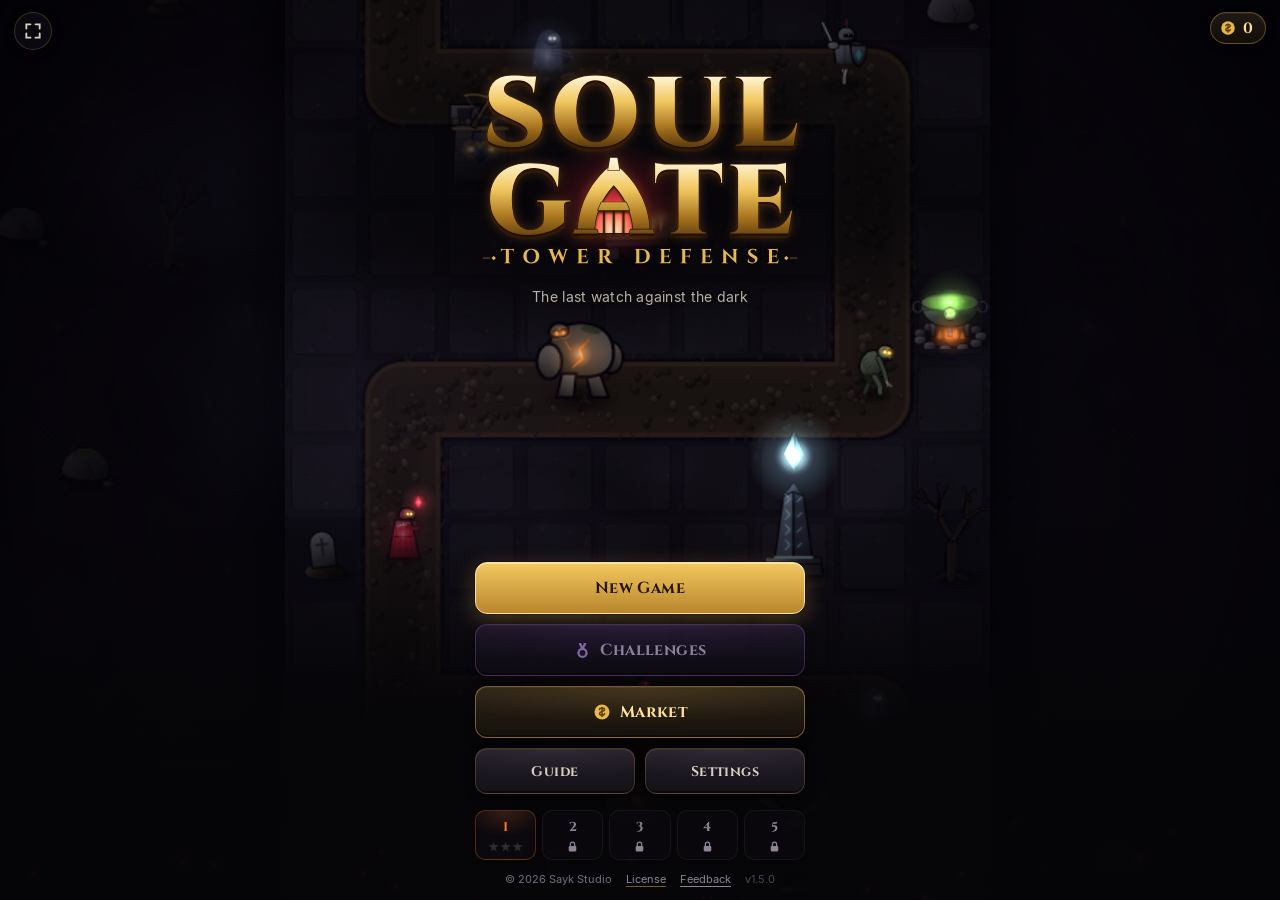
<file: index.html>
<!doctype html>
<html lang="tr">
<head>
  <meta charset="utf-8">
  <meta name="viewport" content="width=device-width, initial-scale=1, viewport-fit=cover, user-scalable=no">
  <meta name="theme-color" content="#050407">
  <meta name="color-scheme" content="dark">
  <meta name="description" content="Soulgate: Tower Defense — a dark fantasy tower defense game. Build, upgrade and master your towers; hold the castle through thirty waves. / Karanlık fantastik bir kule savunma oyunu.">
  <meta name="author" content="Sayk Studio">
  <meta name="mobile-web-app-capable" content="yes">
  <meta name="apple-mobile-web-app-capable" content="yes">
  <meta name="apple-mobile-web-app-status-bar-style" content="black-translucent">
  <meta name="apple-mobile-web-app-title" content="Soulgate">
  <title>Soulgate: Tower Defense</title>

  <link rel="manifest" href="manifest.webmanifest">
  <link rel="icon" href="icons/icon.svg" type="image/svg+xml">
  <link rel="apple-touch-icon" href="icons/apple-touch-icon.png">

  <!-- Yazı tipleri oyunla birlikte gelir: internet olmadan da aynı görünür -->
  <link rel="preload" href="fonts/cinzel.woff" as="font" type="font/woff" crossorigin>
  <link rel="stylesheet" href="fonts/fonts.css">
  <link rel="stylesheet" href="style.css">

  <!-- Açılış ekranı ve yatay uyarısı: style.css yüklenmeden de görünsün diye burada -->
  <style>
    .boot {
      position: fixed;
      inset: 0;
      z-index: 200;
      display: flex;
      flex-direction: column;
      align-items: center;
      justify-content: center;
      gap: 18px;
      background: radial-gradient(circle at 50% 42%, #1a1018, #050407 70%);
      color: #e8b84a;
      font-family: Cinzel, Georgia, 'Times New Roman', serif;
      transition: opacity 0.6s ease;
    }
    .boot.gone {
      opacity: 0;
      pointer-events: none;
    }
    .boot-logo {
      display: block;
      width: min(72vw, 300px, 44vh);
      height: auto;
    }
    .boot-ember {
      width: 46px;
      height: 46px;
      border-radius: 50%;
      border: 3px solid rgba(255, 122, 47, 0.15);
      border-top-color: #ff7a2f;
      animation: boot-spin 0.9s linear infinite;
    }
    @keyframes boot-spin {
      to { transform: rotate(360deg); }
    }
    .boot noscript,
    .boot-note {
      max-width: 30ch;
      font: 500 14px/1.5 system-ui, sans-serif;
      color: #d9cfbf;
      text-align: center;
    }
    .rotate-hint {
      position: fixed;
      inset: 0;
      z-index: 300;
      display: none;
      align-items: center;
      justify-content: center;
      padding: 24px;
      background: #050407;
      color: #d9cfbf;
      font: 600 16px/1.5 system-ui, sans-serif;
      text-align: center;
    }
    /* yalnızca dokunmatik telefonda: bilgisayarda her pencere boyutunda oyun açılır */
    @media (orientation: landscape) and (max-height: 520px) and (hover: none) and (pointer: coarse) {
      .rotate-hint {
        display: flex;
      }
    }
  </style>
</head>
<body>
  <canvas id="game" aria-label="Oyun alanı"></canvas>
  <div id="ui"></div>
  <div id="menu"></div>

  <div id="boot" class="boot" aria-live="polite">
    <img class="boot-logo" src="icons/logo.svg" alt="Soulgate: Tower Defense" width="660" height="412">
    <div class="boot-ember" aria-hidden="true"></div>
    <noscript>Soulgate'i oynamak için tarayıcında JavaScript'i aç. / Turn on JavaScript in your browser to play Soulgate.</noscript>
  </div>
  <div class="rotate-hint">Soulgate dikey ekranda oynanır. Telefonunu dik tut.</div>

  <script type="module" src="js/main.js"></script>
</body>
</html>
</file>
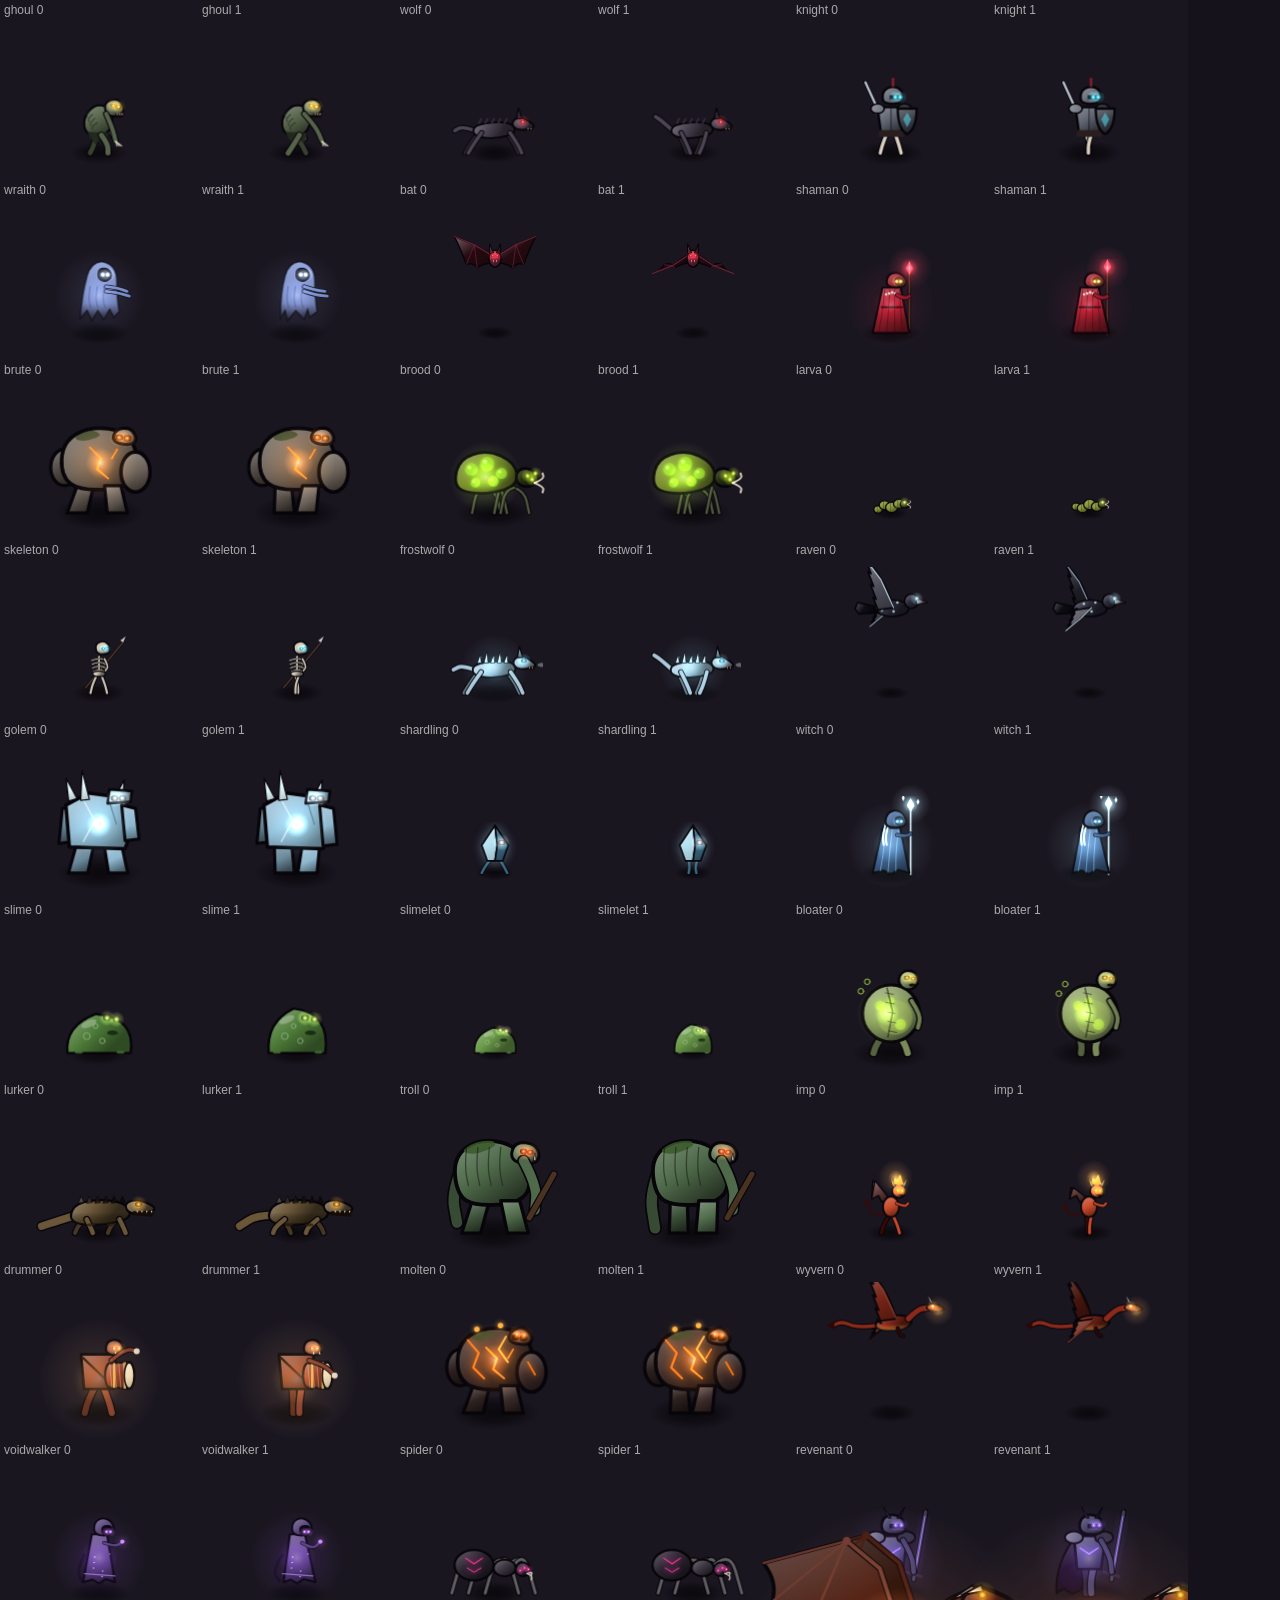
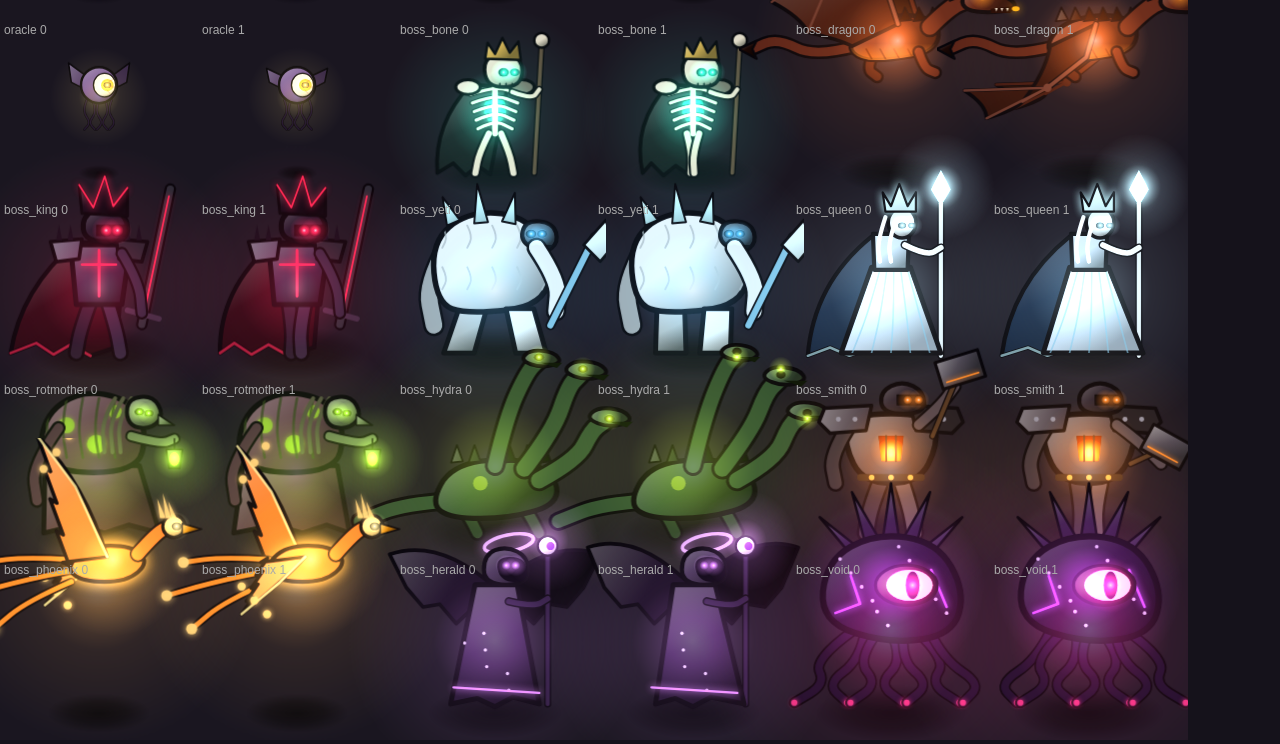
<file: dev/enemy-sheet.html>
<!doctype html><meta charset="utf-8"><body style="margin:0;background:#15121b">
<canvas id="c"></canvas>
<script type="module">
import * as S from '../js/sprites.js';
import { ENEMIES } from '../js/config.js';
const px = 90; S.setScale(px);
const list = (new URLSearchParams(location.search).get('e') || Object.keys(ENEMIES).join(',')).split(',');
const cols = 6, cw = px * 2.2, ch = px * 2.0;
const c = document.getElementById('c'); c.width = cols * cw; c.height = Math.ceil(list.length * 2 / cols) * ch;
const g = c.getContext('2d');
g.fillStyle = '#1a1620'; g.fillRect(0, 0, c.width, c.height);
let i = 0;
for (const type of list) {
  const sp = S.enemySprite(type);
  for (let f = 0; f < 2; f++, i++) {
    const col = i % cols, row = Math.floor(i / cols);
    const ax = col * cw + cw / 2, ay = row * ch + ch * 0.85;
    const lift = sp.fly * px;
    g.drawImage(S.shadowSprite(), ax - sp.shadowR * px, ay - sp.shadowR * px * 0.38, sp.shadowR * px * 2, sp.shadowR * px * 0.76);
    const fr = sp.frames[f];
    g.drawImage(fr.c, ax - fr.ox * px, ay - lift - fr.oy * px);
    g.globalCompositeOperation = 'lighter';
    if (sp.aura) { const r = sp.aura.r * px; g.globalAlpha = 0.3; g.drawImage(S.glowSprite(sp.aura.color), ax - r, ay - lift - sp.height*px*0.45 - r, r*2, r*2); g.globalAlpha = 1; }
    for (const l of sp.lights) { const r = l.r * px; g.globalAlpha = 0.55; g.drawImage(S.glowSprite(l.color), ax + l.x*px - r, ay - lift + l.y*px - r, r*2, r*2); g.globalAlpha = 1; }
    for (const [ex, ey] of sp.eyes) { const r = sp.eyeR * px * 3; g.drawImage(S.glowSprite(sp.eyeColor), ax + ex*px - r, ay - lift + ey*px - r, r*2, r*2); }
    g.globalCompositeOperation = 'source-over';
    g.fillStyle = '#aaa'; g.font = '12px sans-serif'; g.fillText(`${type} ${f}`, col*cw + 4, row*ch + 14);
  }
}
document.title = 'done';
</script>
</file>
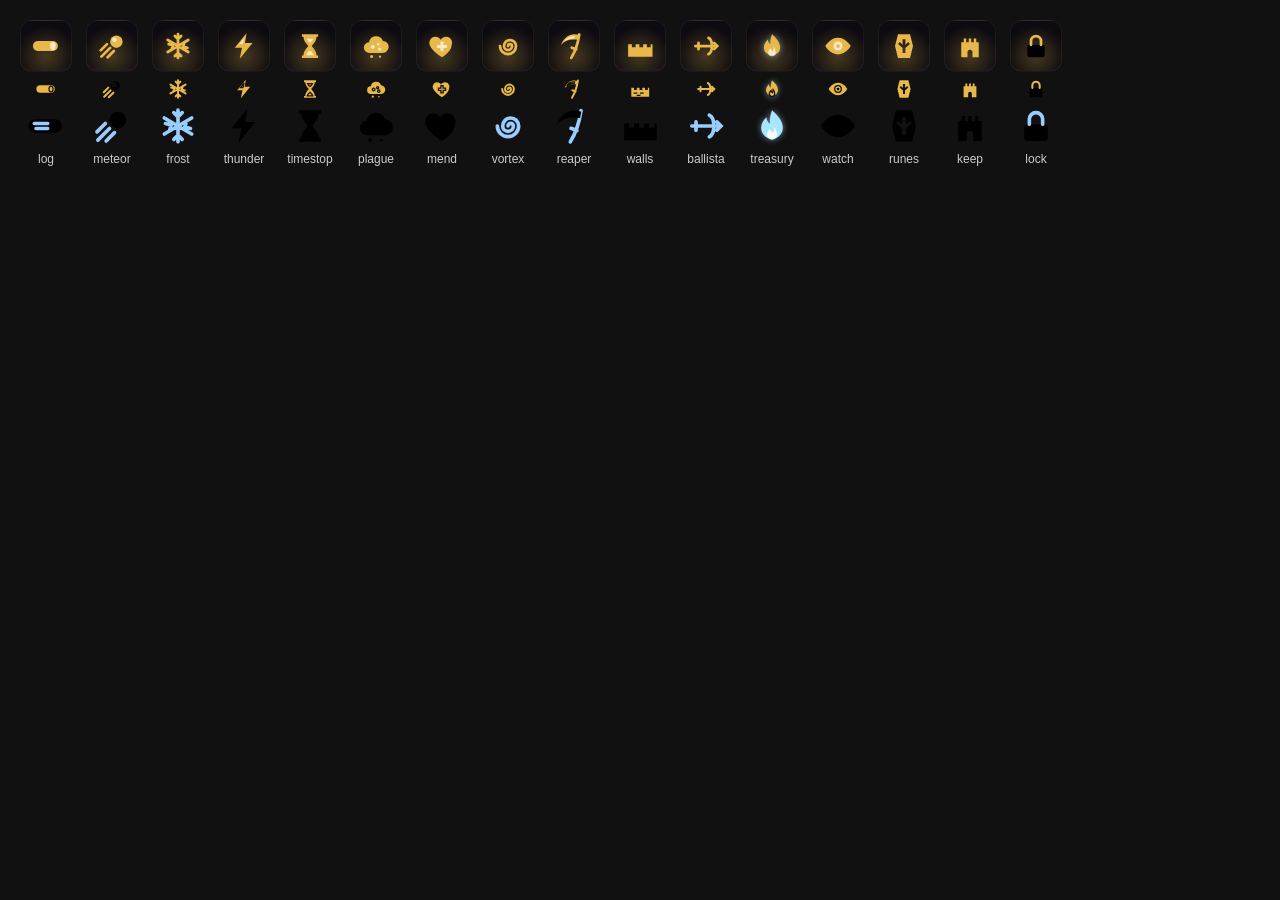
<file: dev/icons.html>
<!doctype html><html><head><link rel="stylesheet" href="../style.css"><style>body{overflow:auto;background:#111;padding:20px;display:flex;flex-wrap:wrap;gap:14px} .cell{display:flex;flex-direction:column;align-items:center;gap:6px;color:#ccc;font:12px sans-serif} .shop-icon{display:grid;place-items:center}</style></head><body>
<script type="module">
import { ICON } from '../js/icons.js';
for (const k of ['log','meteor','frost','thunder','timestop','plague','mend','vortex','reaper','walls','ballista','treasury','watch','runes','keep','lock']) {
  document.body.insertAdjacentHTML('beforeend', `<div class="cell"><span class="shop-icon skill-icon" style="--tower:#e8b84a;color:#e8b84a">${ICON[k]}</span><span class="keep-up-icon">${ICON[k]}</span><span class="orb-demo" style="width:40px;height:40px;color:#9cf">${ICON[k]}</span>${k}</div>`);
}
document.title='done';
</script></body></html>
</file>
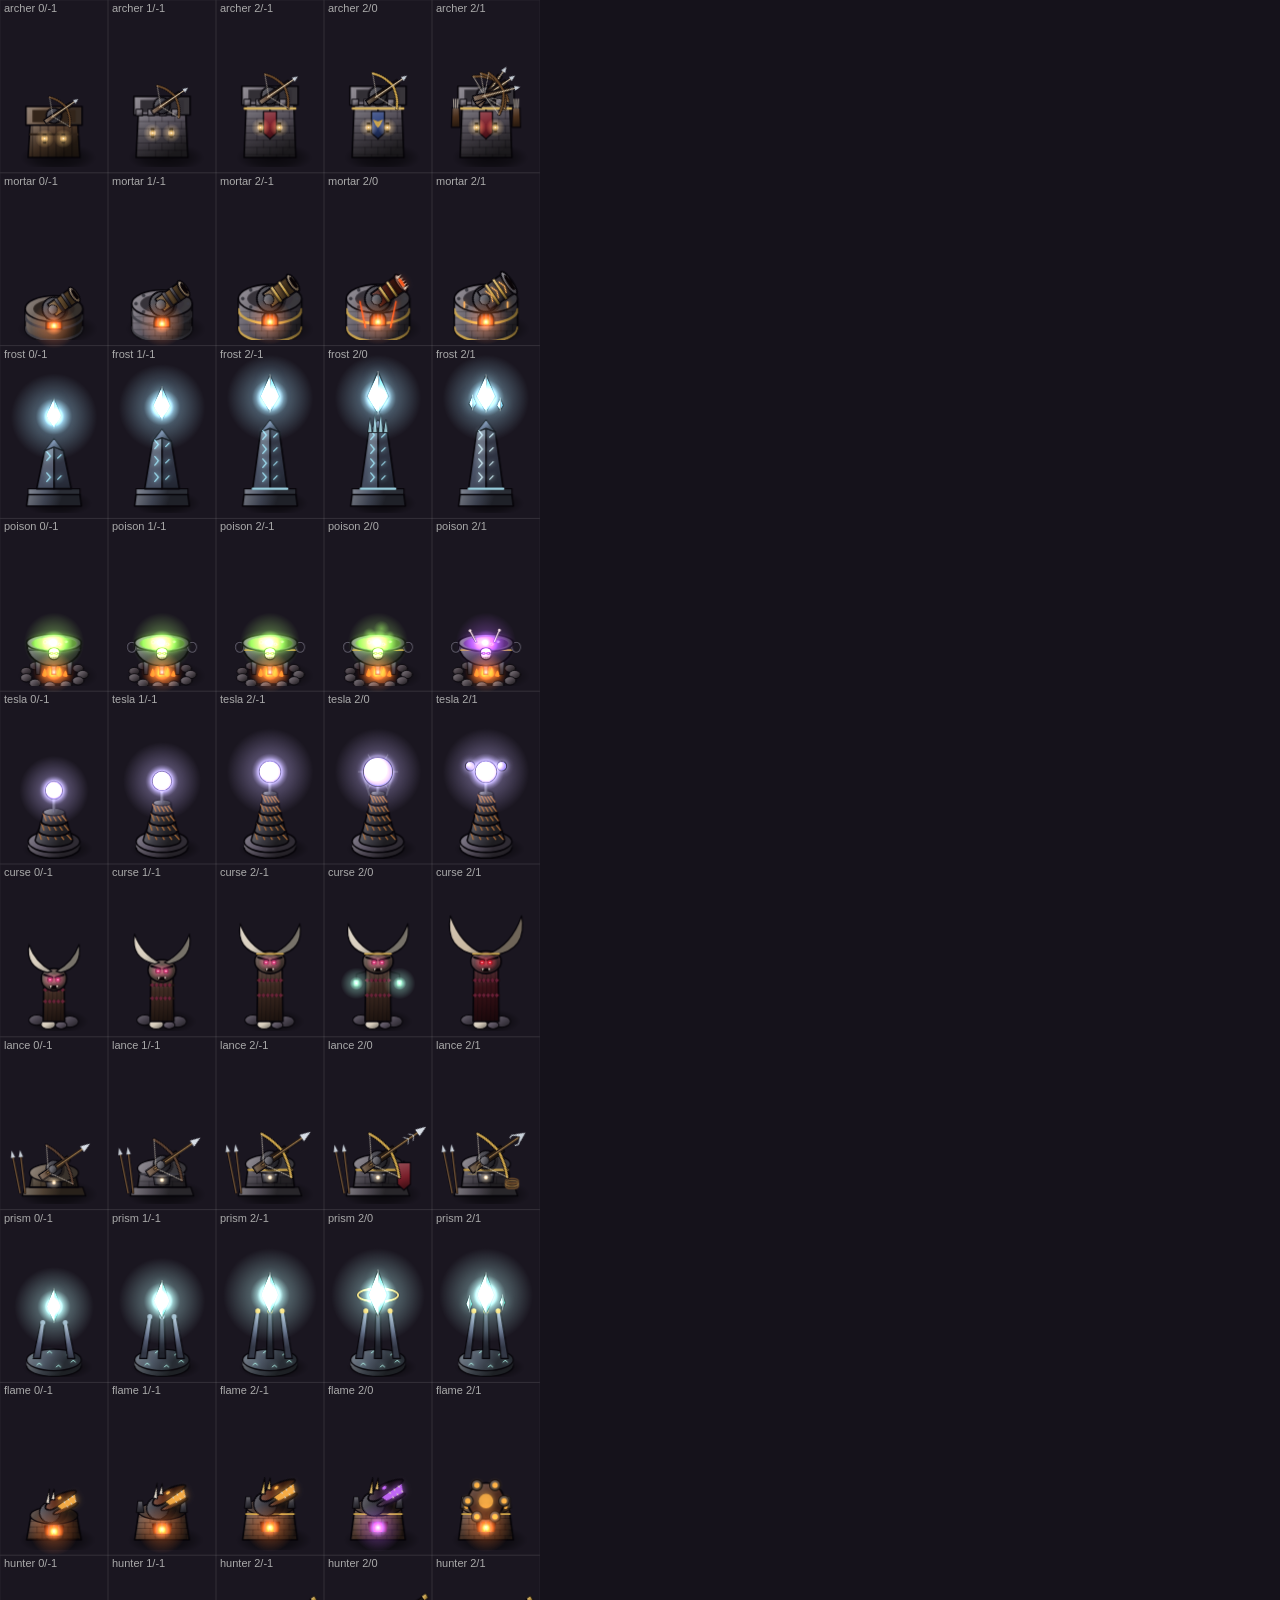
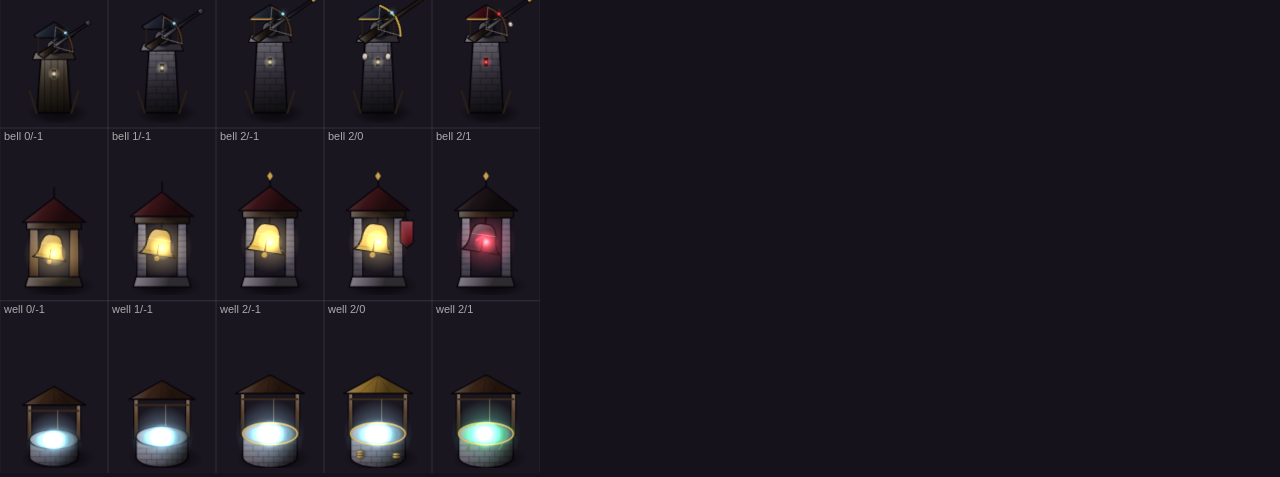
<file: dev/tower-sheet.html>
<!doctype html><meta charset="utf-8"><body style="margin:0;background:#15121b">
<canvas id="c"></canvas>
<script type="module">
import * as S from '../js/sprites.js';
import { TOWERS, TOWER_ORDER } from '../js/config.js';
const px = 72; S.setScale(px);
const types = (new URLSearchParams(location.search).get('t') || TOWER_ORDER.join(',')).split(',');
const cols = 5, cw = px * 1.5, ch = px * 2.4;
const c = document.getElementById('c'); c.width = cols * cw; c.height = types.length * ch;
const g = c.getContext('2d');
g.fillStyle = '#1a1620'; g.fillRect(0, 0, c.width, c.height);
types.forEach((type, row) => {
  const def = TOWERS[type]; const last = def.levels.length - 1;
  const vars = [[0,-1],[1,-1],[2,-1],[last,0],[last,1]];
  vars.forEach(([lv, m], col) => {
    const sp = S.towerSprite(type, lv, m);
    const ax = col * cw + cw / 2, ay = row * ch + ch * 0.82;
    g.strokeStyle = 'rgba(255,255,255,0.06)'; g.strokeRect(col*cw, row*ch, cw, ch);
    const draw = (surf, x, y, rot=0) => { g.save(); g.translate(x, y); g.rotate(rot); g.drawImage(surf.c, -surf.ox*px, -surf.oy*px); g.restore(); };
    draw(sp.base, ax, ay);
    if (sp.head) draw(sp.head, ax, ay + sp.headY * px, sp.aim ? -0.6 : (sp.swing ? 0.15 : 0));
    g.globalCompositeOperation = 'lighter';
    for (const l of sp.lights) { const r = l.r * px; g.drawImage(S.glowSprite(l.color), ax + l.x*px - r, ay + l.y*px - r, r*2, r*2); }
    for (const [ex, ey] of sp.eyes) { const oy = sp.eyesOnHead ? sp.headY : 0; const r = sp.eyeR * px * 2.6; g.drawImage(S.glowSprite(sp.eyeColor), ax + ex*px - r, ay + (ey+oy)*px - r, r*2, r*2); }
    g.globalCompositeOperation = 'source-over';
    g.fillStyle = '#aaa'; g.font = '11px sans-serif'; g.fillText(`${type} ${lv}/${m}`, col*cw + 4, row*ch + 12);
  });
});
document.title = 'done';
</script>
</file>
<file: fonts/fonts.css>
/* ==========================================================================
 *  SOULGATE — fonts/fonts.css
 *  Sorumluluk : Yazı tiplerini oyunla birlikte, internetsiz yüklemek.
 *  Cinzel (başlık ve sayılar, değişken ağırlık 400–900) ve Inter (metin,
 *  400/500/600/700). Türkçe ve oyunda geçen simgelerle sınırlı alt kümeler.
 *  Inter ekran için ayarlanmış (hinted) TrueType'tır: Windows'ta küçük
 *  boyutlarda da keskin. Yeniden üretmek için tools/make-fonts.py.
 *  Lisans: SIL Open Font License 1.1 (OFL-Cinzel.txt, OFL-Inter.txt).
 * ========================================================================== */

@font-face {
  font-family: 'Cinzel';
  font-style: normal;
  font-weight: 400 900;
  font-display: swap;
  src: url('cinzel.woff') format('woff');
}

@font-face {
  font-family: 'Inter';
  font-style: normal;
  font-weight: 400;
  font-display: swap;
  src: url('inter-400.woff') format('woff');
}

@font-face {
  font-family: 'Inter';
  font-style: normal;
  font-weight: 500;
  font-display: swap;
  src: url('inter-500.woff') format('woff');
}

@font-face {
  font-family: 'Inter';
  font-style: normal;
  font-weight: 600;
  font-display: swap;
  src: url('inter-600.woff') format('woff');
}

@font-face {
  font-family: 'Inter';
  font-style: normal;
  font-weight: 700;
  font-display: swap;
  src: url('inter-700.woff') format('woff');
}
</file>
<file: style.css>
/* ==========================================================================
 *  SOULGATE — style.css
 *  Sorumluluk : Bütün DOM arayüzünün görünümü — temel, oyun içi arayüz
 *               (ui.js), onay penceresi (modal.js) ve menüler (menu.js).
 *
 *  Malzeme dili: dövme demir levhalar, altın yaldız kenarlar, mühür balmumu,
 *  mangal közü. Tek cesur öğe dalga düğmesidir (yanan fitil); gerisi sakin.
 *  Yazı: başlık ve sayılar Cinzel (serif), metin Inter (sans-serif);
 *  çevrimdışıyken sistem yedeklerine düşer.
 * ========================================================================== */

/* --------------------------------------------------------------------------
 * 1. TEMEL
 * ------------------------------------------------------------------------ */
:root {
  --void: #050407;
  --bg: #0b090f;
  --iron: #16131b;
  --iron-2: #1f1a25;
  --iron-3: #2b2433;
  --line: rgba(232, 184, 74, 0.22);
  --line-strong: rgba(232, 184, 74, 0.5);
  --gold: #e8b84a;
  --gold-hi: #ffe29a;
  --gold-dim: #8a6a28;
  --ember: #ff7a2f;
  --blood: #b3122e;
  --blood-hi: #ff3b4e;
  --bone: #d9cfbf;
  --text: #ece4d6;
  --text-dim: #8e8496;
  --good: #a9d47a;
  --soul: #a8e6ff;     /* ruh: oyun içi para */
  --soul-deep: #3d6f8a;

  --serif: 'Cinzel', 'Trajan Pro', Georgia, 'Times New Roman', serif;
  --sans: 'Inter', system-ui, -apple-system, 'Segoe UI', Roboto, sans-serif;

  --safe-t: env(safe-area-inset-top, 0px);
  --safe-b: env(safe-area-inset-bottom, 0px);
  --safe-l: env(safe-area-inset-left, 0px);
  --safe-r: env(safe-area-inset-right, 0px);

  --ms: 220ms;
  --ease-out: cubic-bezier(0.2, 0.8, 0.2, 1);
  --ease-back: cubic-bezier(0.34, 1.56, 0.64, 1);

  /* SAHNE: oyunun arayüzü bu genişlikte, ekranın ortasında durur.
     Telefonda ekranın tamamıdır; geniş ekranda (bilgisayar, yatay tablet)
     aşağıdaki kural onu haritanın boyuna göre daraltır. --side, sahnenin
     iki yanında kalan boşluktur (telefonda 0). */
  --stage-w: 100vw;
  --side: calc((100vw - var(--stage-w)) / 2);
}

/* Geniş ekran: sahne ekran yüksekliğinden hesaplanır. Harita 9 × 16 hücre
   (≈ 0.54 en/boy) + üstteki bilgi şeridi ve alttaki kule barı (≈ 150px) sığsın,
   haritanın iki yanında az bir pay kalsın. Kule barı en az 390px ister. */
@media (min-aspect-ratio: 7/10) {
  :root {
    --stage-w: min(100vw, clamp(390px, calc((100vh - 150px) * 0.56 + 36px), 760px));
  }

  @supports (height: 100dvh) {
    :root {
      --stage-w: min(100vw, clamp(390px, calc((100dvh - 150px) * 0.56 + 36px), 760px));
    }
  }
}

* {
  box-sizing: border-box;
}

html,
body {
  margin: 0;
  height: 100%;
  overflow: hidden;
  background: var(--void);
  color: var(--text);
  font-family: var(--sans);
  font-size: 14px;
  overscroll-behavior: none;
  -webkit-tap-highlight-color: transparent;
  -webkit-user-select: none;
  user-select: none;
  -webkit-touch-callout: none;
  -webkit-text-size-adjust: 100%;
}

/* Tuval her zaman bütün ekranı kaplar: geniş ekranda sahnenin iki yanında da
   bölümün havası (kor, kar, zerre) ve karanlığı görünür. */
#game {
  position: fixed;
  inset: 0;
  width: 100vw;
  height: 100vh;
  height: 100dvh;
  display: block;
  touch-action: none;
}

button {
  font: inherit;
  color: inherit;
  cursor: pointer;
  touch-action: manipulation;
}

button:disabled {
  cursor: default;
}

button:focus-visible,
[tabindex]:focus-visible {
  outline: 2px solid var(--gold);
  outline-offset: 2px;
}

[hidden] {
  display: none !important;
}

svg {
  display: block;
}

/* Paylaşılan simge boyaları */
.i-line {
  fill: none;
  stroke: currentColor;
  stroke-width: 2.2;
  stroke-linecap: round;
}

/* ruh (oyun içi) ve altın (kalıcı) — her yerde aynı görünür */
svg.ico-soul path {
  fill: var(--soul);
}

svg.ico-soul .i-hi {
  fill: #f2fcff;
}

svg.ico-soul {
  filter: drop-shadow(0 0 3px rgba(168, 230, 255, 0.55));
}

svg.ico-coin circle {
  fill: var(--gold);
}

svg.ico-coin .i-hi {
  fill: none;
  stroke: #5a3d0c;
  stroke-width: 1.8;
  stroke-linecap: round;
}

/* --------------------------------------------------------------------------
 * 2. DÜĞMELER
 * ------------------------------------------------------------------------ */
.btn {
  display: inline-flex;
  align-items: center;
  justify-content: center;
  gap: 6px;
  min-height: 44px;
  padding: 0 16px;
  border-radius: 10px;
  border: 1px solid var(--line);
  background: linear-gradient(180deg, var(--iron-3), var(--iron));
  color: var(--bone);
  font-weight: 700;
  font-size: 14px;
  box-shadow: inset 0 1px 0 rgba(255, 255, 255, 0.05), 0 2px 6px rgba(0, 0, 0, 0.45);
  transition: transform 0.12s var(--ease-out), filter 0.2s;
}

.btn:active:not(:disabled) {
  transform: translateY(1px) scale(0.985);
}

.btn svg {
  width: 16px;
  height: 16px;
}

.btn svg circle {
  fill: var(--gold);
}

.btn svg .i-hi {
  fill: none;
  stroke: #5a3d0c;
  stroke-width: 1.8;
  stroke-linecap: round;
}

.btn-primary {
  background: linear-gradient(180deg, #f2c860, #b9862c);
  border-color: #ffe29a;
  color: #241605;
  box-shadow: 0 0 0 1px rgba(0, 0, 0, 0.4), 0 4px 14px rgba(232, 184, 74, 0.25), inset 0 1px 0 rgba(255, 255, 255, 0.4);
}

.btn-primary svg circle {
  fill: #3a2408;
}

.btn-primary svg .i-hi {
  stroke: #f2c860;
}

.btn-danger {
  background: linear-gradient(180deg, #d4243f, #7f0a1d);
  border-color: #ff6b7d;
  color: #fff1f2;
  box-shadow: 0 0 0 1px rgba(0, 0, 0, 0.4), 0 4px 14px rgba(179, 18, 46, 0.35), inset 0 1px 0 rgba(255, 255, 255, 0.2);
}

.btn-ghost {
  background: transparent;
  box-shadow: none;
}

.btn.poor,
.mastery-card.poor {
  filter: grayscale(0.75) brightness(0.7);
}

/* --------------------------------------------------------------------------
 * 3. OYUN İÇİ ARAYÜZ (ui.js)
 * ------------------------------------------------------------------------ */
.ui {
  position: fixed;
  /* sahnenin içinde: geniş ekranda iki yanda boşluk kalır (render.js haritayı
     HUD'un genişliğine sığdırır; ui.js ölçüp state.view.inset'e yazar) */
  inset: 0 var(--side);
  z-index: 10;
  pointer-events: none;
}

.ui .hud,
.ui .dock,
.ui .panel {
  pointer-events: auto;
}

/* — HUD: üstte demir şerit, altında yaldız çizgi ve ortada küçük bir elmas — */
.hud {
  position: absolute;
  top: 0;
  left: 0;
  right: 0;
  display: grid;
  grid-template-columns: 1fr auto 1fr;
  align-items: center;
  gap: 8px;
  padding: calc(var(--safe-t) + 8px) max(12px, var(--safe-r)) 9px max(12px, var(--safe-l));
  background: linear-gradient(180deg, rgba(9, 7, 12, 0.97), rgba(17, 14, 21, 0.94));
  border-bottom: 1px solid var(--line);
  box-shadow: 0 6px 18px rgba(0, 0, 0, 0.55);
}

.hud::after {
  content: '';
  position: absolute;
  left: 50%;
  bottom: -5px;
  width: 9px;
  height: 9px;
  margin-left: -4.5px;
  transform: rotate(45deg);
  background: var(--bg);
  border: 1px solid var(--line-strong);
}

.hud-left {
  display: flex;
  flex-direction: column;
  align-items: flex-start;
  gap: 4px;
}

.stat {
  display: flex;
  align-items: center;
  gap: 6px;
  font-family: var(--serif);
  font-weight: 700;
  font-size: 16px;
  line-height: 1;
  color: var(--bone);
  font-variant-numeric: tabular-nums;
}

.stat svg {
  width: 16px;
  height: 16px;
  flex: none;
}

.stat-lives svg {
  fill: var(--blood-hi);
  filter: drop-shadow(0 0 4px rgba(255, 59, 78, 0.55));
}

.stat-souls b {
  color: #dff6ff;
}

.stat-souls.gain b {
  animation: gain 0.45s var(--ease-out);
}

.stat-souls.spend b {
  animation: spend 0.35s var(--ease-out);
}

.stat-lives.hit {
  animation: hit 0.4s ease;
}

.stat-lives.low b {
  color: var(--blood-hi);
  animation: lowpulse 1s ease-in-out infinite;
}

.hud-center {
  min-width: 0;
  text-align: center;
}

.wave-count {
  display: flex;
  align-items: baseline;
  justify-content: center;
  gap: 5px;
  font-family: var(--serif);
}

.wave-count small {
  font-size: 11px;
  color: var(--text-dim);
}

.wave-count b {
  font-size: 25px;
  line-height: 1;
  color: var(--gold);
  text-shadow: 0 0 12px rgba(232, 184, 74, 0.35);
}

.wave-count span {
  font-size: 12px;
  color: var(--text-dim);
}

.wave-sub {
  max-width: calc(var(--stage-w) * 0.48);
  margin-top: 3px;
  font-size: 11px;
  font-weight: 600;
  white-space: nowrap;
  overflow: hidden;
  text-overflow: ellipsis;
}

.hud-right {
  display: flex;
  justify-content: flex-end;
  gap: 8px;
}

.hud-btn {
  display: grid;
  place-items: center;
  width: 42px;
  height: 42px;
  border-radius: 11px;
  border: 1px solid var(--line);
  background: linear-gradient(180deg, var(--iron-3), var(--iron));
  font-family: var(--serif);
  font-weight: 700;
  font-size: 14px;
  color: var(--bone);
  box-shadow: inset 0 1px 0 rgba(255, 255, 255, 0.06), 0 2px 6px rgba(0, 0, 0, 0.5);
  transition: transform 0.12s var(--ease-out), color 0.2s, border-color 0.2s;
}

.hud-btn:active {
  transform: translateY(1px) scale(0.96);
}

.hud-btn svg {
  width: 18px;
  height: 18px;
  fill: var(--bone);
}

.hud-btn.fast {
  color: var(--ember);
  border-color: rgba(255, 122, 47, 0.55);
  box-shadow: inset 0 1px 0 rgba(255, 255, 255, 0.06), 0 0 12px rgba(255, 122, 47, 0.25);
}

/* 0×: zaman durdu — buz mavisi, yavaşça nefes alır */
.hud-btn.stopped {
  color: var(--soul);
  border-color: rgba(168, 230, 255, 0.6);
  animation: frozenPulse 1.8s ease-in-out infinite;
}

/* — Boss barı — */
.bossbar {
  position: absolute;
  top: calc(var(--hud-h, 64px) + 8px);
  left: 14px;
  right: 14px;
  pointer-events: none;
  animation: bossIn 0.5s var(--ease-out);
}

.bossbar-head {
  display: flex;
  align-items: center;
  justify-content: center;
  gap: 6px;
  font-family: var(--serif);
  font-weight: 700;
  font-size: 13px;
  color: #ffb3bb;
  text-shadow: 0 0 10px rgba(255, 59, 78, 0.6), 0 1px 2px #000;
}

.bossbar-head svg {
  width: 16px;
  height: 16px;
  fill: var(--blood-hi);
}

.bossbar-head em {
  padding: 1px 7px;
  border-radius: 999px;
  border: 1px solid rgba(201, 187, 255, 0.6);
  background: rgba(125, 107, 224, 0.25);
  color: #e3dcff;
  font: 600 10px/1.4 var(--sans);
  font-style: normal;
  text-shadow: none;
}

.bossbar-track {
  position: relative;
  height: 9px;
  margin-top: 4px;
  overflow: hidden;
  border-radius: 2px;
  background: #14070a;
  border: 1px solid rgba(232, 184, 74, 0.45);
  box-shadow: 0 0 14px rgba(179, 18, 46, 0.4);
}

.bossbar-lag,
.bossbar-fill {
  position: absolute;
  inset: 0;
  transform-origin: left center;
}

.bossbar-lag {
  background: var(--gold-hi);
  opacity: 0.75;
}

.bossbar-fill {
  background: linear-gradient(180deg, #ff4a5e, #a00f27 60%, #6d0819);
}

.bossbar.shielded .bossbar-fill {
  background: linear-gradient(180deg, #d6c8ff, #6b4fd0);
}

/* — Dalga afişi: oyunun sinematik anı — */
.banner {
  position: absolute;
  top: 33%;
  left: 0;
  right: 0;
  padding: 0 24px;
  text-align: center;
  pointer-events: none;
  opacity: 0;
  transform: scale(0.92);
  filter: blur(6px);
  transition: opacity var(--ms) ease, transform 0.55s var(--ease-out), filter 0.45s ease;
}

.banner.show {
  opacity: 1;
  transform: none;
  filter: none;
}

.banner::before {
  content: '';
  position: absolute;
  top: 52%;
  left: 8%;
  right: 8%;
  height: 1px;
  background: linear-gradient(90deg, transparent, var(--accent, var(--gold)), transparent);
  opacity: 0.55;
}

.banner-kicker {
  position: relative;
  padding-left: 0.42em;
  font-family: var(--serif);
  font-size: 12px;
  letter-spacing: 0.42em;
  color: var(--accent, var(--gold));
  text-shadow: 0 1px 3px #000;
}

.banner-title {
  position: relative;
  margin: 2px 0 4px;
  font-family: var(--serif);
  font-weight: 900;
  font-size: clamp(46px, calc(var(--stage-w) * 0.17), 76px);
  line-height: 1;
  background: linear-gradient(180deg, #fff6d8 0%, var(--gold) 46%, #9a6a1c 100%);
  -webkit-background-clip: text;
  background-clip: text;
  color: transparent;
  filter: drop-shadow(0 0 18px rgba(255, 170, 60, 0.35)) drop-shadow(0 3px 0 rgba(0, 0, 0, 0.65));
}

.banner-sub {
  position: relative;
  max-width: 30ch;
  margin: 0 auto;
  font-size: 13px;
  line-height: 1.45;
  color: var(--bone);
  text-shadow: 0 1px 3px #000, 0 0 12px #000;
  text-wrap: balance;
}

.banner.small .banner-title {
  font-size: clamp(24px, calc(var(--stage-w) * 0.075), 32px);
  margin: 4px 0 6px;
}

.banner.boss .banner-kicker {
  color: var(--blood-hi);
}

.banner.boss .banner-title {
  font-size: clamp(34px, calc(var(--stage-w) * 0.11), 52px);
  background: linear-gradient(180deg, #ffe0e4 0%, #ff3b4e 50%, #6d0819 100%);
  -webkit-background-clip: text;
  background-clip: text;
  filter: drop-shadow(0 0 22px rgba(255, 40, 70, 0.55)) drop-shadow(0 3px 0 rgba(0, 0, 0, 0.7));
}

/* — Kısa mesajlar — */
.toasts {
  position: absolute;
  /* keşif kartı varsa onun altından başlar (ui.js --toast-top yazar) */
  top: var(--toast-top, calc(var(--hud-h, 64px) + 44px));
  transition: top 0.2s var(--ease-out);
  left: 0;
  right: 0;
  display: flex;
  flex-direction: column;
  align-items: center;
  gap: 6px;
  pointer-events: none;
}

.toast {
  max-width: 86%;
  padding: 7px 13px;
  border-radius: 8px;
  border: 1px solid var(--line);
  background: rgba(14, 11, 18, 0.93);
  color: var(--bone);
  font-size: 12.5px;
  font-weight: 600;
  text-align: center;
  box-shadow: 0 4px 14px rgba(0, 0, 0, 0.5);
  animation: toastIn 0.25s var(--ease-out);
  transition: opacity 0.2s, transform 0.2s;
}

.toast.warn {
  border-color: rgba(255, 122, 47, 0.55);
  color: #ffc9a6;
}

.toast.good {
  border-color: rgba(169, 212, 122, 0.5);
  color: #d6f0b8;
}

.toast.out {
  opacity: 0;
  transform: translateY(-6px);
}

/* — Alt rıhtım: kule tabletleri + dalga mangalı — */
.dock {
  position: absolute;
  left: 0;
  right: 0;
  bottom: 0;
  display: flex;
  align-items: center;
  gap: 6px;
  padding: 8px max(8px, var(--safe-r)) calc(8px + var(--safe-b)) max(8px, var(--safe-l));
  background: linear-gradient(0deg, rgba(8, 6, 11, 0.98), rgba(18, 15, 22, 0.95));
  border-top: 1px solid var(--line);
  box-shadow: 0 -6px 18px rgba(0, 0, 0, 0.55);
}

.bar {
  flex: 1;
  min-width: 0;
  display: grid;
  grid-template-columns: repeat(6, 1fr);
  gap: 5px;
}

.tower-btn {
  position: relative;
  display: flex;
  flex-direction: column;
  align-items: center;
  justify-content: center;
  gap: 0;
  height: 64px;
  padding: 1px 0 3px;
  border-radius: 9px;
  border: 1px solid rgba(255, 255, 255, 0.06);
  background:
    radial-gradient(120% 90% at 50% 0%, rgba(255, 255, 255, 0.05), transparent 60%),
    linear-gradient(180deg, #221c28, #141118);
  box-shadow: inset 0 1px 0 rgba(255, 255, 255, 0.05), inset 0 -2px 0 rgba(0, 0, 0, 0.4), 0 2px 5px rgba(0, 0, 0, 0.5);
  transition: transform 0.15s var(--ease-out), box-shadow 0.2s, border-color 0.2s;
  /* parmak bardan haritaya kayınca tarayıcı kaydırmaya kalkmasın: sürükle-bırak kurulumu */
  touch-action: none;
  -webkit-touch-callout: none;
}

.tower-btn:active {
  transform: scale(0.95);
}

.tower-icon {
  width: 46px;
  height: 46px;
  max-width: 100%;
  object-fit: contain;
  pointer-events: none;
}

/* kule adı yalnızca geniş düzende (bölüm 15) görünür */
.tower-name {
  display: none;
  pointer-events: none;
}

/* fiyat: ruh simgesi + sayı; simgenin alt gölgesine hafifçe biner */
.tower-cost {
  display: inline-flex;
  align-items: center;
  gap: 2px;
  margin-top: -2px;
  font-family: var(--serif);
  font-weight: 700;
  font-size: 13px;
  line-height: 1;
  color: var(--soul); /* kuleler ruhla kurulur */
  pointer-events: none;
}

.tower-cost svg {
  flex: none;
  width: 12px;
  height: 12px;
}

.tower-btn.active {
  transform: translateY(-5px);
  border-color: var(--tower);
  box-shadow: 0 0 0 1px var(--tower), 0 0 20px -3px var(--tower), inset 0 1px 0 rgba(255, 255, 255, 0.08);
}

.tower-btn.poor .tower-icon {
  filter: grayscale(0.85) brightness(0.55);
}

.tower-btn.poor .tower-cost {
  color: #b4565f;
}

.tower-btn.poor .tower-cost svg {
  opacity: 0.55;
}

/* Dalga mangalı: geri sayım halkası yanan bir fitil gibi azalır */
.wave-btn {
  flex: none;
  width: 66px;
  display: flex;
  flex-direction: column;
  align-items: center;
  justify-content: center;
  gap: 3px;
  padding: 0;
  border: none;
  background: none;
}

.wave-dial {
  position: relative;
  display: grid;
  place-items: center;
  width: 48px;
  height: 48px;
  border-radius: 50%;
  background: radial-gradient(circle at 50% 38%, #4a2012, #170a07 72%);
  box-shadow: inset 0 0 0 1px rgba(255, 122, 47, 0.35), 0 0 16px rgba(255, 122, 47, 0.2);
  transition: box-shadow 0.3s, background 0.3s;
}

.wave-ring {
  position: absolute;
  inset: 0;
  width: 100%;
  height: 100%;
  transform: rotate(-90deg);
}

.wave-ring circle {
  fill: none;
  stroke: rgba(255, 122, 47, 0.16);
  stroke-width: 3;
}

.wave-ring .wave-ring-fill {
  stroke: var(--ember);
  stroke-linecap: round;
  stroke-dasharray: 119.4;
  stroke-dashoffset: 0;
  filter: drop-shadow(0 0 3px var(--ember));
}

.wave-glyph {
  position: relative;
  display: grid;
  place-items: center;
  color: #ffb27a;
}

.wave-glyph svg {
  width: 20px;
  height: 20px;
  fill: currentColor;
}

.wave-glyph b {
  font-family: var(--serif);
  font-weight: 900;
  font-size: 13px;
  color: var(--gold-hi);
  text-shadow: 0 0 8px rgba(255, 170, 60, 0.6);
}

.wave-btn-label {
  font-size: 11px;
  font-weight: 700;
  color: #ffb27a;
}

.wave-btn.pulse .wave-dial {
  animation: brazier 1.6s ease-in-out infinite;
}

.wave-btn:active:not(:disabled) .wave-dial {
  transform: scale(0.94);
}

.wave-btn:disabled .wave-dial {
  background: radial-gradient(circle at 50% 38%, #241e2a, #120f15 72%);
  box-shadow: inset 0 0 0 1px rgba(255, 255, 255, 0.08);
}

.wave-btn:disabled .wave-ring circle {
  stroke: rgba(255, 255, 255, 0.06);
}

.wave-btn:disabled .wave-ring-fill {
  stroke: #3a3342;
  filter: none;
}

.wave-btn:disabled .wave-glyph,
.wave-btn:disabled .wave-btn-label {
  color: var(--text-dim);
}

/* — Kule paneli: alttan açılan, demir ciltli bir kitap sayfası — */
.panel {
  position: absolute;
  left: 0;
  right: 0;
  bottom: 0;
  max-height: 64vh;
  overflow-y: auto;
  padding: 18px max(14px, var(--safe-r)) calc(14px + var(--safe-b)) max(14px, var(--safe-l));
  border-top: 1px solid var(--line-strong);
  border-radius: 16px 16px 0 0;
  background:
    radial-gradient(90% 60% at 50% 0%, color-mix(in srgb, var(--tower, var(--gold)) 10%, transparent), transparent 70%),
    linear-gradient(180deg, #1c1722 0%, #110e15 100%);
  box-shadow: 0 -14px 34px rgba(0, 0, 0, 0.75);
  transform: translateY(105%);
  visibility: hidden;
  transition: transform var(--ms) var(--ease-out), visibility 0s linear var(--ms);
}

.panel.open {
  transform: none;
  visibility: visible;
  transition: transform var(--ms) var(--ease-out);
}

.panel::before {
  content: '';
  position: absolute;
  top: 7px;
  left: 50%;
  width: 36px;
  height: 4px;
  margin-left: -18px;
  border-radius: 2px;
  background: rgba(255, 255, 255, 0.14);
}

.panel-head {
  display: flex;
  align-items: center;
  gap: 11px;
}

.panel-icon {
  width: 52px;
  height: 52px;
  flex: none;
  border-radius: 12px;
  border: 1px solid var(--line);
  background:
    radial-gradient(circle at 50% 75%, color-mix(in srgb, var(--tower, var(--gold)) 28%, transparent), transparent 70%),
    #0d0b10;
}

.panel-titles {
  min-width: 0;
}

.panel-titles h3 {
  margin: 0;
  font-family: var(--serif);
  font-size: 18px;
  color: var(--gold);
}

.panel-sub {
  margin-top: 3px;
  font-size: 12px;
  line-height: 1.35;
  color: var(--text-dim);
}

.panel-close {
  flex: none;
  width: 38px;
  height: 38px;
  margin-left: auto;
  border-radius: 50%;
  border: 1px solid var(--line);
  background: var(--iron);
  color: var(--bone);
  font-size: 14px;
}

.panel-warn {
  margin-top: 10px;
  padding: 7px 10px;
  border-radius: 8px;
  border: 1px solid rgba(255, 122, 47, 0.4);
  background: rgba(255, 122, 47, 0.12);
  color: #ffc9a6;
  font-size: 12px;
  font-weight: 600;
}

.panel-stats {
  display: grid;
  grid-template-columns: 1fr 1fr;
  gap: 0 16px;
  margin: 12px 0 10px;
}

.stat-row {
  display: grid;
  grid-template-columns: 1fr auto auto;
  align-items: baseline;
  gap: 6px;
  padding: 6px 0;
  border-bottom: 1px solid rgba(255, 255, 255, 0.05);
  font-size: 12.5px;
}

.stat-row span {
  color: var(--text-dim);
}

.stat-row b {
  color: var(--bone);
  font-variant-numeric: tabular-nums;
}

.stat-row i {
  font-style: normal;
  font-weight: 700;
  font-size: 12px;
  font-variant-numeric: tabular-nums;
}

.stat-row i.up {
  color: var(--good);
}

.stat-row i.down {
  color: #ff9a6a;
}

.panel-target {
  display: flex;
  align-items: center;
  gap: 10px;
  margin-bottom: 12px;
  font-size: 12px;
  color: var(--text-dim);
}

.panel-target:empty {
  display: none;
}

.seg {
  flex: 1;
  display: flex;
  gap: 3px;
  padding: 3px;
  border-radius: 10px;
  border: 1px solid rgba(255, 255, 255, 0.07);
  background: #0c0a0f;
}

.seg button {
  flex: 1;
  height: 32px;
  border: none;
  border-radius: 7px;
  background: none;
  color: var(--text-dim);
  font-size: 12px;
  font-weight: 600;
}

.seg button.on {
  background: linear-gradient(180deg, #3a2f20, #241c12);
  color: var(--gold-hi);
  box-shadow: inset 0 0 0 1px rgba(232, 184, 74, 0.4);
}

/* dil seçimi: bayrak + dilin kendi adı */
.lang-seg button {
  display: flex;
  align-items: center;
  justify-content: center;
  gap: 9px;
  height: 44px;
  font-size: 13.5px;
}

.lang-seg img {
  width: 27px;
  height: 18px;
  border-radius: 3px;
  object-fit: cover;
  box-shadow: 0 0 0 1px rgba(255, 255, 255, 0.18), 0 2px 6px rgba(0, 0, 0, 0.5);
  opacity: 0.6;
  transition: opacity 0.2s;
}

.lang-seg button.on img {
  opacity: 1;
}

.btn-upgrade {
  width: 100%;
  min-height: 50px;
  font-size: 15px;
}

.btn-upgrade b {
  font-family: var(--serif);
  font-size: 16px;
}

.mastery-head {
  margin-bottom: 8px;
  font-family: var(--serif);
  font-size: 14px;
  text-align: center;
  color: var(--gold);
}

.mastery {
  display: grid;
  grid-template-columns: 1fr 1fr;
  gap: 8px;
}

.mastery-card {
  display: flex;
  flex-direction: column;
  gap: 6px;
  padding: 11px 10px 10px;
  border-radius: 12px;
  border: 1px solid rgba(232, 184, 74, 0.35);
  background:
    radial-gradient(130% 80% at 0% 0%, color-mix(in srgb, var(--tower, var(--gold)) 22%, transparent), transparent 70%),
    #16121b;
  text-align: left;
  transition: transform 0.12s var(--ease-out), border-color 0.2s;
}

.mastery-card:active {
  transform: scale(0.97);
  border-color: var(--gold-hi);
}

.mastery-card strong {
  font-family: var(--serif);
  font-size: 14px;
  color: var(--gold-hi);
}

.mastery-card small {
  font-size: 11.5px;
  line-height: 1.4;
  color: var(--bone);
  opacity: 0.88;
}

.mastery-card b {
  display: flex;
  align-items: center;
  gap: 4px;
  margin-top: auto;
  font-family: var(--serif);
  color: var(--gold);
}

.mastery-card b svg {
  width: 14px;
  height: 14px;
}

.mastery-card b svg circle {
  fill: var(--gold);
}

.mastery-card b svg .i-hi {
  fill: none;
  stroke: #5a3d0c;
  stroke-width: 1.8;
}

.maxed {
  padding: 10px 0;
  font-family: var(--serif);
  text-align: center;
  color: var(--gold);
}

.panel-foot {
  display: flex;
  align-items: center;
  justify-content: space-between;
  gap: 10px;
  margin-top: 12px;
}

.panel-record {
  display: flex;
  flex-wrap: wrap;
  gap: 4px 12px;
  font-size: 12px;
  color: var(--text-dim);
}

.panel-record b {
  color: var(--bone);
  font-variant-numeric: tabular-nums;
}

.btn-sell {
  flex: none;
  border-color: rgba(255, 59, 78, 0.45);
  background: rgba(179, 18, 46, 0.12);
  color: #ffb3bb;
}

.btn-sell b {
  font-family: var(--serif);
  color: var(--gold-hi);
}

.btn-sell small {
  margin-left: 2px;
  font-size: 10px;
  color: var(--good);
}

.btn-sell.armed {
  border-color: #ff6b7d;
  background: linear-gradient(180deg, #d4243f, #7f0a1d);
  color: #fff;
  animation: armed 0.6s ease-in-out infinite alternate;
}

/* --------------------------------------------------------------------------
 * 4. ONAY PENCERESİ (modal.js) — tepesinde mühür balmumu
 * ------------------------------------------------------------------------ */
.modal-backdrop {
  position: fixed;
  inset: 0;
  z-index: 100;
  display: flex;
  align-items: center;
  justify-content: center;
  padding: 24px;
  background: rgba(3, 2, 6, 0.64);
  -webkit-backdrop-filter: blur(3px);
  backdrop-filter: blur(3px);
  opacity: 0;
  pointer-events: none;
  transition: opacity var(--ms) ease;
}

.modal-backdrop.open {
  opacity: 1;
  pointer-events: auto;
}

.modal {
  position: relative;
  width: min(340px, 100%);
  padding: 36px 22px 18px;
  border-radius: 14px;
  border: 1px solid var(--line-strong);
  background: linear-gradient(180deg, #1f1925, #120e16);
  box-shadow: 0 22px 50px rgba(0, 0, 0, 0.8), inset 0 1px 0 rgba(255, 255, 255, 0.05);
  text-align: center;
  transform: translateY(14px) scale(0.96);
  transition: transform var(--ms) var(--ease-back);
}

.modal-backdrop.open .modal {
  transform: none;
}

.modal-sigil {
  position: absolute;
  top: -23px;
  left: 50%;
  width: 46px;
  height: 46px;
  margin-left: -23px;
  border-radius: 50%;
  background: radial-gradient(circle at 38% 32%, #f1cf7a, #a8741f 58%, #5a3a0c);
  box-shadow: 0 0 0 3px #120e16, 0 5px 14px rgba(0, 0, 0, 0.6), inset 0 -3px 6px rgba(0, 0, 0, 0.35);
}

.modal-sigil::before {
  content: '';
  position: absolute;
  inset: 15px;
  transform: rotate(45deg);
  border: 1.5px solid rgba(255, 248, 220, 0.6);
}

.modal-sigil::after {
  content: '';
  position: absolute;
  inset: 7px;
  border-radius: 50%;
  border: 1.5px solid rgba(255, 248, 220, 0.3);
}

.modal.danger .modal-sigil {
  background: radial-gradient(circle at 38% 32%, #ea4a62, #8b0d22 58%, #48060f);
}

.modal-title {
  margin: 2px 0 8px;
  font-family: var(--serif);
  font-size: 19px;
  color: var(--gold);
}

.modal.danger .modal-title {
  color: #ff97a4;
}

.modal-text {
  margin: 0 0 18px;
  font-size: 14px;
  line-height: 1.5;
  color: var(--bone);
}

.modal-actions {
  display: flex;
  gap: 10px;
}

.modal-actions .btn {
  flex: 1;
}

/* --------------------------------------------------------------------------
 * 5. MENÜLER (menu.js)
 * ------------------------------------------------------------------------ */
.menu {
  position: fixed;
  inset: 0;
  z-index: 20;
  pointer-events: none;
}

.menu.open {
  pointer-events: auto;
}

/* dil değişince yeniden kurulan ekranlar anında görünür (solma yok) */
.menu.instant *,
.menu.instant *::before,
.menu.instant *::after {
  transition: none !important;
  animation-duration: 0s !important;
  animation-delay: 0s !important;
}

.screen {
  position: absolute;
  inset: 0;
  display: flex;
  flex-direction: column;
  opacity: 0;
  visibility: hidden;
  transition: opacity 0.28s ease, visibility 0s linear 0.28s;
}

.screen.active {
  opacity: 1;
  visibility: visible;
  transition: opacity 0.28s ease;
}

.menu-btn {
  display: flex;
  align-items: center;
  justify-content: center;
  min-height: 52px;
  padding: 0 18px;
  border-radius: 12px;
  border: 1px solid var(--line);
  background:
    radial-gradient(140% 100% at 50% 0%, rgba(255, 255, 255, 0.05), transparent 60%),
    linear-gradient(180deg, #241e2a, #141118);
  box-shadow: inset 0 1px 0 rgba(255, 255, 255, 0.06), inset 0 -2px 0 rgba(0, 0, 0, 0.4), 0 3px 10px rgba(0, 0, 0, 0.5);
  color: var(--bone);
  font-family: var(--serif);
  font-weight: 700;
  font-size: 16px;
  letter-spacing: 0.03em;
  transition: transform 0.12s var(--ease-out), border-color 0.2s, box-shadow 0.2s;
}

.menu-btn:active {
  transform: translateY(1px) scale(0.985);
}

.menu-btn.primary {
  border-color: #ffe29a;
  background: linear-gradient(180deg, #f2c860, #b9862c);
  color: #241605;
  box-shadow: 0 0 0 1px rgba(0, 0, 0, 0.4), 0 6px 22px rgba(232, 184, 74, 0.28), inset 0 1px 0 rgba(255, 255, 255, 0.45);
}

.menu-btn.small {
  min-height: 46px;
  font-size: 14px;
}

.menu-btn.quiet {
  border-color: transparent;
  background: transparent;
  box-shadow: none;
  color: var(--text-dim);
}

.menu-btn.block {
  width: 100%;
}

/* — Ana menü: sahne ortada görünür kalır — */
.screen-main {
  align-items: center;
  text-align: center;
}

.title-block {
  position: relative;
  isolation: isolate;
  padding: calc(var(--safe-t) + 7vh) 20px 0;
}

/* başlığın arkasında, hareketli sahneden ayıran yumuşak bir karanlık hale */
.title-block::before {
  content: '';
  position: absolute;
  inset: 4vh calc(var(--stage-w) * -0.18) -5vh;
  z-index: -1;
  background: radial-gradient(closest-side, rgba(5, 4, 7, 0.9), rgba(5, 4, 7, 0.62) 60%, rgba(5, 4, 7, 0));
}

/* logo: icons/logo.svg (tools/make-logo.py üretir); ekranın üçte birini geçmez */
.logo {
  margin: 0;
  line-height: 0;
}

.logo img {
  display: block;
  width: min(calc(var(--stage-w) * 0.82), 340px, 48vh);
  height: auto;
  margin: 0 auto;
  -webkit-user-drag: none;
}

.tagline {
  min-height: 1.45em;
  margin: 12px 0 0;
  font-size: 14px;
  line-height: 1.45;
  letter-spacing: 0.02em;
  color: var(--bone);
  opacity: 0.85;
  text-shadow: 0 1px 4px #000;
}

/* söz değişirken: söner, bulanır, yenisi aynı yerde yanar */
.tagline span {
  display: inline-block;
  transition: opacity 0.45s ease, filter 0.45s ease, transform 0.45s ease;
}

.tagline span.swap {
  opacity: 0;
  filter: blur(4px);
  transform: translateY(3px);
}

.main-bottom {
  width: 100%;
  margin-top: auto;
  padding: 60px 20px calc(var(--safe-b) + 14px);
  background: linear-gradient(0deg, rgba(5, 4, 7, 0.96) 45%, rgba(5, 4, 7, 0));
  display: flex;
  flex-direction: column;
  align-items: center;
  gap: 12px;
}

.continue-info {
  font-size: 12.5px;
  color: var(--gold);
  text-shadow: 0 1px 3px #000;
}

.menu-actions {
  display: flex;
  flex-direction: column;
  gap: 10px;
  width: min(330px, 100%);
}

.menu-row {
  display: grid;
  grid-template-columns: 1fr 1fr;
  gap: 10px;
}

.records {
  display: grid;
  grid-template-columns: repeat(3, 1fr);
  gap: 8px;
  width: min(330px, 100%);
  margin-top: 4px;
}

.record {
  position: relative;
  display: flex;
  flex-direction: column;
  gap: 3px;
  padding: 8px 4px 7px;
  border-radius: 10px;
  border: 1px solid rgba(255, 255, 255, 0.06);
  background: rgba(14, 11, 18, 0.7);
}

.record small {
  font-size: 11px;
  color: var(--text-dim);
}

.record b {
  font-family: var(--serif);
  font-size: 17px;
  color: var(--bone);
}

.record b span {
  font-size: 11px;
  color: var(--text-dim);
}

.record.won {
  border-color: rgba(232, 184, 74, 0.4);
}

.record.won b {
  color: var(--gold-hi);
}

.crown {
  position: absolute;
  top: -6px;
  left: 50%;
  width: 16px;
  height: 9px;
  margin-left: -8px;
  background: var(--gold);
  clip-path: polygon(0 100%, 0 20%, 25% 60%, 50% 0, 75% 60%, 100% 20%, 100% 100%);
  filter: drop-shadow(0 0 4px rgba(232, 184, 74, 0.7));
}

.storage-warn {
  max-width: 34ch;
  margin: 0;
  font-size: 12px;
  line-height: 1.4;
  color: #ffc9a6;
}

/* telif satırı: göze batmaz, ama okunur; "Lisans" dokunulabilir */
.credits {
  display: flex;
  align-items: center;
  justify-content: center;
  gap: 14px;
  font-size: 11px;
  color: #776e80;
}

.credits-link {
  margin: -15px -8px;
  padding: 15px 8px;
  border: 0;
  background: none;
  color: var(--text-dim);
  text-decoration: underline;
  text-decoration-color: var(--line-strong);
  text-underline-offset: 3px;
}

.credits-link:active {
  color: var(--gold);
}

.credits-version {
  color: #4d4556;
}

/* Açılış anı: başlık bulanıklıktan çıkar, yaldız çizgi açılır, düğmeler gelir */
.menu.intro .logo {
  animation: logoIn 1.3s var(--ease-out) both;
}

.menu.intro .tagline {
  animation: fadeUp 0.8s var(--ease-out) 0.9s both;
}

.menu.intro .main-bottom {
  animation: fadeUp 0.8s var(--ease-out) 1.15s both;
}

/* — Sayfa ekranları: zorluk, ayarlar, rehber — */
.screen-sheet {
  /* içerik sahnenin genişliğinde kalır; geniş ekranda iki yan boş, karanlık */
  padding:
    calc(var(--safe-t) + 10px) max(16px, var(--safe-r), calc(var(--side) + 16px))
    calc(var(--safe-b) + 16px) max(16px, var(--safe-l), calc(var(--side) + 16px));
  gap: 14px;
  background: linear-gradient(180deg, rgba(10, 8, 14, 0.97), rgba(7, 5, 10, 0.98));
}

.sheet-head {
  display: flex;
  align-items: center;
  gap: 10px;
  padding-bottom: 10px;
  border-bottom: 1px solid var(--line);
}

.sheet-head h2 {
  margin: 0;
  font-family: var(--serif);
  font-size: 22px;
  color: var(--gold);
}

.back {
  display: grid;
  place-items: center;
  width: 42px;
  height: 42px;
  border-radius: 50%;
  border: 1px solid var(--line);
  background: var(--iron);
  color: var(--bone);
  font-size: 26px;
  line-height: 1;
  padding-bottom: 3px;
}

.diff-list {
  display: flex;
  flex-direction: column;
  gap: 10px;
  overflow-y: auto;
}

.diff-card {
  --accent: var(--gold);
  position: relative;
  display: flex;
  flex-direction: column;
  gap: 6px;
  padding: 14px 14px 13px 20px;
  border-radius: 14px;
  border: 1px solid rgba(255, 255, 255, 0.07);
  background: linear-gradient(180deg, #1d1823, #131017);
  text-align: left;
  transition: border-color 0.2s, box-shadow 0.25s, transform 0.12s var(--ease-out);
}

.diff-card::before {
  content: '';
  position: absolute;
  top: 12px;
  bottom: 12px;
  left: 0;
  width: 4px;
  border-radius: 0 3px 3px 0;
  background: var(--accent);
  opacity: 0.55;
}

.diff-easy {
  --accent: #9fbf6a;
}

.diff-hard {
  --accent: var(--blood-hi);
}

.diff-card.on {
  border-color: var(--accent);
  box-shadow: 0 0 0 1px var(--accent), 0 0 26px -6px var(--accent);
}

.diff-card.on::before {
  opacity: 1;
}

.diff-card strong {
  font-family: var(--serif);
  font-size: 19px;
  color: var(--text);
}

.diff-desc {
  font-size: 13px;
  color: var(--bone);
  opacity: 0.85;
}

.diff-facts {
  display: flex;
  gap: 14px;
  font-size: 12px;
  color: var(--text-dim);
}

.diff-facts b {
  color: var(--gold);
  font-family: var(--serif);
}

.diff-record {
  font-size: 11.5px;
  color: var(--text-dim);
}

.screen-sheet > .menu-btn.block {
  margin-top: auto;
}

/* Ayarlar */
.settings-list {
  display: flex;
  flex-direction: column;
  overflow-y: auto;
}

.set-row {
  display: flex;
  align-items: center;
  justify-content: space-between;
  gap: 16px;
  min-height: 56px;
  padding: 8px 2px;
  border-bottom: 1px solid rgba(255, 255, 255, 0.06);
  font-size: 14px;
}

.set-row.column {
  flex-direction: column;
  align-items: stretch;
  gap: 10px;
  padding: 12px 2px;
}

.set-link {
  width: 100%;
  margin: 0;
  border: 0;
  border-bottom: 1px solid rgba(255, 255, 255, 0.06);
  background: none;
  text-align: left;
}

.set-link:active {
  background: rgba(255, 255, 255, 0.03);
}

.set-value {
  font-size: 12.5px;
  color: var(--text-dim);
}

/* Lisans ekranı */
.about-body {
  display: flex;
  flex-direction: column;
  gap: 18px;
  padding-bottom: 8px;
  overflow-y: auto;
}

.about-mark {
  display: flex;
  flex-direction: column;
  align-items: center;
  gap: 6px;
  padding: 8px 0 18px;
  border-bottom: 1px solid rgba(255, 255, 255, 0.06);
  text-align: center;
}

.about-mark img {
  width: min(calc(var(--stage-w) * 0.62), 230px);
  height: auto;
  margin-bottom: 2px;
}

.about-version {
  font-size: 12px;
  color: var(--text-dim);
}

.about-credits {
  display: grid;
  gap: 2px;
  margin: -6px 0 0;
}

.about-credits div {
  display: flex;
  justify-content: space-between;
  gap: 16px;
  padding: 9px 2px;
  border-bottom: 1px solid rgba(255, 255, 255, 0.06);
  font-size: 13.5px;
}

.about-credits dt {
  color: var(--text-dim);
}

.about-credits dd {
  margin: 0;
  font-family: var(--serif);
  font-weight: 700;
  color: var(--bone);
}

.about-copy {
  margin: 0;
  font-family: var(--serif);
  font-weight: 700;
  font-size: 15px;
  color: var(--bone);
}

.about-terms p {
  max-width: 60ch;
  margin: 0 0 10px;
  font-size: 13.5px;
  line-height: 1.55;
  color: var(--bone);
  opacity: 0.88;
}

.about-terms p:last-child {
  margin-bottom: 0;
  color: var(--text-dim);
  opacity: 1;
}

.license-full {
  border: 1px solid var(--line);
  border-radius: 12px;
  background: rgba(14, 11, 18, 0.7);
}

.license-full summary {
  display: flex;
  align-items: center;
  justify-content: space-between;
  min-height: 50px;
  padding: 0 14px;
  font-family: var(--serif);
  font-weight: 700;
  font-size: 14px;
  color: var(--gold);
  list-style: none;
  cursor: pointer;
}

.license-full summary::-webkit-details-marker {
  display: none;
}

.license-full summary::after {
  content: '+';
  font-size: 20px;
  line-height: 1;
  color: var(--gold-dim);
  transition: transform var(--ms) var(--ease-out);
}

.license-full[open] summary::after {
  transform: rotate(45deg);
}

.license-full summary:focus-visible {
  outline: 2px solid var(--gold);
  outline-offset: -2px;
  border-radius: 12px;
}

.license-text {
  padding: 2px 14px 16px;
  border-top: 1px solid rgba(255, 255, 255, 0.06);
  font-size: 12.5px;
  line-height: 1.6;
  color: var(--text-dim);
  -webkit-user-select: text;
  user-select: text;
}

.license-text h4 {
  margin: 16px 0 4px;
  font-family: var(--serif);
  font-size: 13px;
  color: var(--bone);
}

.license-text p {
  margin: 0 0 8px;
}

.license-text .lic-item {
  padding-left: 1.4em;
  text-indent: -1.4em;
  margin-bottom: 4px;
}

.range {
  display: flex;
  align-items: center;
  gap: 10px;
  flex: 0 1 60%;
}

.range output {
  min-width: 42px;
  text-align: right;
  font-family: var(--serif);
  font-size: 13px;
  color: var(--gold);
}

input[type='range'] {
  --fill: 50%;
  flex: 1;
  height: 28px;
  margin: 0;
  background: transparent;
  -webkit-appearance: none;
  appearance: none;
}

input[type='range']::-webkit-slider-runnable-track {
  height: 6px;
  border-radius: 3px;
  background: linear-gradient(90deg, var(--gold) var(--fill), #2a2430 var(--fill));
}

input[type='range']::-moz-range-track {
  height: 6px;
  border-radius: 3px;
  background: linear-gradient(90deg, var(--gold) var(--fill), #2a2430 var(--fill));
}

input[type='range']::-webkit-slider-thumb {
  width: 22px;
  height: 22px;
  margin-top: -8px;
  border-radius: 50%;
  border: 2px solid #241605;
  background: radial-gradient(circle at 40% 35%, #fff3c4, #e8b84a 60%, #a8741f);
  box-shadow: 0 0 10px rgba(232, 184, 74, 0.45);
  -webkit-appearance: none;
  appearance: none;
}

input[type='range']::-moz-range-thumb {
  width: 22px;
  height: 22px;
  border-radius: 50%;
  border: 2px solid #241605;
  background: radial-gradient(circle at 40% 35%, #fff3c4, #e8b84a 60%, #a8741f);
}

.switch {
  position: relative;
  flex: none;
  width: 52px;
  height: 30px;
  padding: 0;
  border-radius: 999px;
  border: 1px solid rgba(255, 255, 255, 0.1);
  background: #241e2a;
  transition: background 0.2s, border-color 0.2s;
}

.switch i {
  position: absolute;
  top: 3px;
  left: 3px;
  width: 22px;
  height: 22px;
  border-radius: 50%;
  background: #6a6274;
  transition: transform 0.22s var(--ease-back), background 0.2s;
}

.switch[aria-checked='true'] {
  border-color: rgba(232, 184, 74, 0.7);
  background: linear-gradient(180deg, #5a4416, #3a2a0c);
}

.switch[aria-checked='true'] i {
  transform: translateX(22px);
  background: radial-gradient(circle at 40% 35%, #fff3c4, #e8b84a 60%, #a8741f);
}

/* Rehber */
.guide-tabs {
  flex: none;
}

.guide-list {
  display: flex;
  flex-direction: column;
  gap: 10px;
  overflow-y: auto;
  padding-bottom: 8px;
}

.guide-item {
  display: grid;
  grid-template-columns: 56px 1fr;
  gap: 12px;
  padding: 12px;
  border-radius: 14px;
  border: 1px solid rgba(255, 255, 255, 0.06);
  background:
    radial-gradient(80% 60% at 0% 0%, color-mix(in srgb, var(--tower, var(--gold)) 14%, transparent), transparent 70%),
    #141118;
}

.guide-icon {
  width: 56px;
  height: 56px;
  border-radius: 12px;
  background: #0b090e;
  border: 1px solid rgba(255, 255, 255, 0.05);
}

.guide-body h3 {
  margin: 2px 0 2px;
  font-family: var(--serif);
  font-size: 16px;
  color: var(--gold);
}

.guide-item.boss .guide-body h3 {
  color: #ff8a98;
}

.guide-body p {
  margin: 4px 0 0;
  max-width: 60ch;
  font-size: 13px;
  line-height: 1.45;
  color: var(--bone);
}

.guide-body .guide-role {
  margin: 0;
  font-size: 12px;
  color: var(--text-dim);
}

.guide-facts {
  display: flex;
  flex-wrap: wrap;
  gap: 5px;
  margin-top: 8px;
}

.guide-facts span {
  padding: 3px 8px;
  border-radius: 999px;
  border: 1px solid rgba(255, 255, 255, 0.08);
  background: rgba(255, 255, 255, 0.03);
  font-size: 11px;
  color: var(--text-dim);
}

.guide-facts b {
  color: var(--bone);
}

.guide-masteries {
  display: grid;
  grid-template-columns: 1fr 1fr;
  gap: 6px;
  margin-top: 8px;
}

.mastery-note {
  padding: 7px 8px;
  border-radius: 9px;
  border: 1px solid rgba(232, 184, 74, 0.2);
  background: rgba(0, 0, 0, 0.25);
  font-size: 11.5px;
  line-height: 1.35;
  color: var(--bone);
}

.mastery-note strong {
  display: block;
  margin-bottom: 2px;
  font-family: var(--serif);
  font-size: 12px;
  color: var(--gold-hi);
}

.guide-item.unseen {
  opacity: 0.6;
}

.guide-item.unseen .guide-body h3 {
  color: var(--text-dim);
}

/* — Kart ekranları: duraklatma ve oyun sonu — */
.screen-card {
  align-items: center;
  justify-content: center;
  padding: 24px;
  background: rgba(3, 2, 6, 0.66);
  -webkit-backdrop-filter: blur(4px);
  backdrop-filter: blur(4px);
}

.card {
  width: min(350px, 100%);
  padding: 24px 20px 16px;
  border-radius: 16px;
  border: 1px solid var(--line-strong);
  background: linear-gradient(180deg, #1f1925, #120e16);
  box-shadow: 0 24px 60px rgba(0, 0, 0, 0.8), inset 0 1px 0 rgba(255, 255, 255, 0.05);
  text-align: center;
  transform: translateY(14px) scale(0.97);
  transition: transform 0.32s var(--ease-back);
}

.screen.active .card {
  transform: none;
}

.card-title {
  margin: 0 0 14px;
  font-family: var(--serif);
  font-size: 24px;
  color: var(--gold);
}

.run-summary,
.end-stats {
  display: grid;
  grid-template-columns: repeat(4, 1fr);
  gap: 6px;
  margin-bottom: 16px;
}

.end-stats {
  grid-template-columns: 1fr 1fr;
}

.run-summary div,
.end-stats div {
  display: flex;
  flex-direction: column;
  gap: 3px;
  padding: 8px 4px;
  border-radius: 10px;
  background: rgba(0, 0, 0, 0.3);
  border: 1px solid rgba(255, 255, 255, 0.05);
}

.run-summary small,
.end-stats small {
  font-size: 10.5px;
  color: var(--text-dim);
}

.run-summary b,
.end-stats b {
  font-family: var(--serif);
  font-size: 17px;
  color: var(--bone);
}

.run-summary b span,
.end-stats b span {
  font-size: 11px;
  color: var(--text-dim);
}

.card-actions {
  display: flex;
  flex-direction: column;
  gap: 9px;
}

.end-kicker {
  font-size: 12px;
  color: var(--text-dim);
}

.end-kicker.best {
  display: inline-block;
  padding: 3px 10px;
  border-radius: 999px;
  border: 1px solid var(--gold);
  color: var(--gold-hi);
  box-shadow: 0 0 14px rgba(232, 184, 74, 0.4);
}

.end-title {
  margin: 8px 0 6px;
  font-family: var(--serif);
  font-weight: 900;
  font-size: clamp(36px, calc(var(--stage-w) * 0.12), 48px);
  line-height: 1;
  background: linear-gradient(180deg, #fff6d8, var(--gold) 50%, #8a5a14);
  -webkit-background-clip: text;
  background-clip: text;
  color: transparent;
  filter: drop-shadow(0 0 20px rgba(255, 170, 60, 0.4));
}

.end-card.defeat .end-title {
  background: linear-gradient(180deg, #ffd0d6, #ff3b4e 50%, #6d0819);
  -webkit-background-clip: text;
  background-clip: text;
  filter: drop-shadow(0 0 20px rgba(255, 40, 70, 0.45));
}

.end-card.defeat {
  border-color: rgba(255, 59, 78, 0.45);
}

.end-sub {
  margin: 0 0 16px;
  font-size: 13.5px;
  color: var(--bone);
}

.screen.active .end-title {
  animation: logoIn 1s var(--ease-out) both;
}

/* --------------------------------------------------------------------------
 * 6. ANİMASYONLAR
 * ------------------------------------------------------------------------ */
@keyframes gain {
  0% { transform: scale(1); color: var(--gold-hi); }
  40% { transform: scale(1.22); color: #fff3c4; text-shadow: 0 0 12px rgba(255, 220, 120, 0.8); }
  100% { transform: scale(1); }
}

@keyframes spend {
  0% { transform: scale(1); }
  40% { transform: scale(0.88); color: #ffcf9a; }
  100% { transform: scale(1); }
}

@keyframes hit {
  0%, 100% { transform: none; }
  20% { transform: translateX(-4px); }
  40% { transform: translateX(4px); }
  60% { transform: translateX(-3px); }
  80% { transform: translateX(2px); }
}

@keyframes lowpulse {
  50% { opacity: 0.55; text-shadow: 0 0 10px rgba(255, 59, 78, 0.9); }
}

@keyframes toastIn {
  from { opacity: 0; transform: translateY(-8px) scale(0.97); }
}

@keyframes brazier {
  0%, 100% { box-shadow: inset 0 0 0 1px rgba(255, 122, 47, 0.45), 0 0 10px rgba(255, 122, 47, 0.25); }
  50% { box-shadow: inset 0 0 0 1px rgba(255, 170, 90, 0.9), 0 0 28px rgba(255, 122, 47, 0.65); }
}

@keyframes armed {
  to { box-shadow: 0 0 18px rgba(255, 59, 78, 0.55); }
}

@keyframes bossIn {
  from { opacity: 0; transform: translateY(-10px); }
}

@keyframes logoIn {
  from { opacity: 0; transform: scale(1.06); filter: blur(10px); }
}

@keyframes flare {
  from { transform: scaleX(0); opacity: 0; }
}

@keyframes fadeUp {
  from { opacity: 0; transform: translateY(12px); }
}

@media (prefers-reduced-motion: reduce) {
  *,
  *::before,
  *::after {
    animation-duration: 0.01ms !important;
    animation-iteration-count: 1 !important;
    transition-duration: 0.01ms !important;
  }
}

/* --------------------------------------------------------------------------
 * 9. YAN KULE YETENEK KÜRELERİ (oyun içi)
 *  Küreler kalenin yan kulelerinin gövdesine oturur; konumu ui.js her karede
 *  ızgaraya göre yazar (transform). Bekleme halkası --cd (1 → 0) ile dolar.
 * ------------------------------------------------------------------------ */
.skill-orbs {
  position: absolute;
  inset: 0;
  pointer-events: none;
}

.skill-orb {
  --skill: var(--gold);
  --cd: 0;
  position: absolute;
  left: 0;
  top: 0;
  display: grid;
  place-items: center;
  padding: 0;
  border-radius: 50%;
  border: 1.5px solid color-mix(in srgb, var(--skill) 70%, #000);
  background:
    radial-gradient(circle at 50% 35%, color-mix(in srgb, var(--skill) 38%, #120d16), #0b080e 72%);
  box-shadow: 0 0 0 2px rgba(0, 0, 0, 0.55), 0 0 18px -2px color-mix(in srgb, var(--skill) 70%, transparent), inset 0 1px 0 rgba(255, 255, 255, 0.15);
  color: var(--skill);
  pointer-events: auto;
  touch-action: manipulation;
  transition: filter 0.2s, box-shadow 0.2s;
}

.skill-orb .orb-icon {
  width: 56%;
  height: 56%;
}

.skill-orb .orb-icon svg {
  width: 100%;
  height: 100%;
}

.skill-orb .orb-icon svg path:not(.i-line):not(.i-hi),
.skill-orb .orb-icon svg circle:not(.i-hi),
.skill-orb .orb-icon svg ellipse {
  fill: currentColor;
}

.skill-orb .orb-icon svg .i-hi {
  fill: rgba(255, 255, 255, 0.75);
}

/* bekleme: kalan kısım karanlık bir pasta dilimi olarak örter */
.skill-orb .orb-ring {
  position: absolute;
  inset: -1px;
  border-radius: 50%;
  background: conic-gradient(rgba(5, 4, 7, 0.78) calc(var(--cd) * 360deg), transparent 0);
  pointer-events: none;
}

.skill-orb .orb-cost {
  position: absolute;
  left: 50%;
  bottom: -9px;
  transform: translateX(-50%);
  display: flex;
  align-items: center;
  gap: 2px;
  padding: 1px 6px 1px 4px;
  border-radius: 999px;
  border: 1px solid rgba(255, 255, 255, 0.12);
  background: #0d0a11;
  color: #dff6ff;
  font-size: 10px;
  font-weight: 700;
  line-height: 14px;
  white-space: nowrap;
  font-variant-numeric: tabular-nums;
}

.skill-orb .orb-cost svg {
  width: 10px;
  height: 10px;
}

.skill-orb.free .orb-cost {
  padding: 1px 6px;
  border-color: color-mix(in srgb, var(--skill) 60%, transparent);
  color: var(--gold-hi);
}

.skill-orb.cooling {
  filter: saturate(0.4) brightness(0.8);
  box-shadow: 0 0 0 2px rgba(0, 0, 0, 0.55);
}

.skill-orb.poor .orb-cost {
  color: #ff9aa5;
}

.skill-orb.aiming {
  animation: orbAim 0.9s ease-in-out infinite;
}

.skill-orb:active {
  filter: brightness(1.25);
}

@keyframes orbAim {
  50% { box-shadow: 0 0 0 3px var(--skill), 0 0 26px 2px var(--skill); }
}

/* --------------------------------------------------------------------------
 * 10. ÇARŞI, ALTIN VE KALE (menü)
 * ------------------------------------------------------------------------ */
.gold-chip {
  display: inline-flex;
  align-items: center;
  gap: 6px;
  height: 32px;
  padding: 0 12px 0 8px;
  border-radius: 999px;
  border: 1px solid rgba(232, 184, 74, 0.35);
  background: linear-gradient(180deg, #1f1912, #120e0a);
  box-shadow: inset 0 1px 0 rgba(255, 255, 255, 0.06), 0 2px 8px rgba(0, 0, 0, 0.5);
  font-family: var(--serif);
  font-weight: 700;
  font-size: 15px;
  color: var(--gold-hi);
  font-variant-numeric: tabular-nums;
}

.gold-chip svg {
  width: 18px;
  height: 18px;
}

.gold-chip.tick b {
  animation: spend 0.4s var(--ease-out);
}

.main-gold {
  position: absolute;
  top: calc(var(--safe-t) + 12px);
  right: max(14px, var(--safe-r), calc(var(--side) + 14px));
  z-index: 2;
}

.sheet-head .gold-chip {
  margin-left: auto;
}

.market-btn {
  gap: 8px;
  border-color: rgba(232, 184, 74, 0.45);
  background:
    radial-gradient(120% 120% at 50% 0%, rgba(232, 184, 74, 0.14), transparent 60%),
    linear-gradient(180deg, #2a2116, #16110b);
  color: var(--gold-hi);
}

.market-btn svg {
  width: 20px;
  height: 20px;
}

.ruin-note {
  display: flex;
  align-items: center;
  gap: 10px;
  width: min(330px, 100%);
  padding: 8px 8px 8px 12px;
  border-radius: 12px;
  border: 1px solid rgba(255, 59, 78, 0.45);
  background: linear-gradient(90deg, rgba(120, 12, 28, 0.35), rgba(20, 10, 14, 0.8));
  font-size: 12.5px;
  line-height: 1.35;
  color: #ffd0d5;
  text-align: left;
}

.ruin-note span {
  flex: 1;
}

.repair-btn {
  display: inline-flex;
  align-items: center;
  gap: 4px;
  min-height: 36px;
  padding: 0 10px;
  border-radius: 9px;
  border: 1px solid #ffe29a;
  background: linear-gradient(180deg, #f2c860, #b9862c);
  color: #241605;
  font-family: var(--serif);
  font-weight: 700;
  font-size: 13px;
  white-space: nowrap;
}

.repair-btn svg {
  width: 15px;
  height: 15px;
}

.repair-btn svg.ico-coin circle {
  fill: #3a2408;
}

.repair-btn svg.ico-coin .i-hi {
  stroke: #f2c860;
}

.diff-facts .reward {
  margin-left: auto;
  color: var(--gold);
  font-family: var(--serif);
  font-weight: 700;
}

.shop-tabs {
  flex: none;
}

.shop-list {
  display: flex;
  flex-direction: column;
  gap: 10px;
  overflow-y: auto;
  padding-bottom: 8px;
}

.shop-card {
  --tower: var(--gold);
  position: relative;
  display: grid;
  grid-template-columns: 52px 1fr auto;
  align-items: start;
  gap: 12px;
  padding: 12px;
  border-radius: 14px;
  border: 1px solid rgba(255, 255, 255, 0.07);
  background:
    radial-gradient(130% 80% at 0% 0%, color-mix(in srgb, var(--tower) 14%, transparent), transparent 70%),
    linear-gradient(180deg, #1b1621, #121016);
}

.shop-card.owned {
  border-color: color-mix(in srgb, var(--tower) 30%, transparent);
}

.shop-card.keep,
.shop-card.side {
  grid-template-columns: 52px 1fr;
}

.shop-card.ruin {
  border-color: rgba(255, 59, 78, 0.55);
  background: linear-gradient(180deg, rgba(110, 14, 30, 0.45), #140c10);
}

.shop-icon {
  width: 52px;
  height: 52px;
  border-radius: 12px;
  background: radial-gradient(circle at 50% 70%, color-mix(in srgb, var(--tower) 26%, transparent), transparent 70%), #0d0b10;
  border: 1px solid rgba(255, 255, 255, 0.06);
}

.skill-icon {
  display: grid;
  place-items: center;
  color: var(--tower);
}

.skill-icon svg {
  width: 30px;
  height: 30px;
}

.skill-icon svg path:not(.i-line):not(.i-hi),
.skill-icon svg circle:not(.i-hi),
.skill-icon svg ellipse {
  fill: currentColor;
}

.skill-icon svg .i-hi {
  fill: rgba(255, 255, 255, 0.7);
}

.shop-body {
  min-width: 0;
}

.shop-body h3 {
  margin: 0 0 3px;
  font-family: var(--serif);
  font-size: 16px;
  color: var(--text);
}

.shop-body p {
  margin: 0 0 6px;
  font-size: 12.5px;
  line-height: 1.45;
  color: var(--bone);
  opacity: 0.85;
}

.shop-body .shop-role {
  color: var(--tower);
  opacity: 1;
  font-weight: 600;
}

.shop-action {
  align-self: center;
}

.buy-btn {
  display: flex;
  flex-direction: column;
  align-items: center;
  justify-content: center;
  gap: 1px;
  min-width: 82px;
  min-height: 48px;
  padding: 4px 10px;
  border-radius: 11px;
  border: 1px solid #ffe29a;
  background: linear-gradient(180deg, #f2c860, #b9862c);
  box-shadow: 0 0 0 1px rgba(0, 0, 0, 0.4), 0 4px 14px rgba(232, 184, 74, 0.22), inset 0 1px 0 rgba(255, 255, 255, 0.4);
  color: #241605;
}

.buy-btn small {
  font-size: 10.5px;
  font-weight: 700;
  letter-spacing: 0.02em;
}

.buy-btn b {
  display: inline-flex;
  align-items: center;
  gap: 4px;
  font-family: var(--serif);
  font-size: 15px;
  font-variant-numeric: tabular-nums;
}

.buy-btn svg {
  width: 15px;
  height: 15px;
}

.buy-btn svg.ico-coin circle {
  fill: #3a2408;
}

.buy-btn svg.ico-coin .i-hi {
  stroke: #f2c860;
}

.buy-btn.poor {
  border-color: rgba(255, 255, 255, 0.1);
  background: linear-gradient(180deg, #2a2430, #19151d);
  box-shadow: none;
  color: var(--text-dim);
}

.buy-btn.poor svg.ico-coin circle {
  fill: #6a5a3a;
}

.buy-btn.poor svg.ico-coin .i-hi {
  stroke: #2a2430;
}

.buy-btn.shake,
.repair-btn.shake {
  animation: shake 0.35s ease;
}

.owned-badge {
  display: inline-flex;
  align-items: center;
  gap: 4px;
  padding: 6px 10px;
  border-radius: 999px;
  border: 1px solid color-mix(in srgb, var(--tower) 45%, transparent);
  color: var(--tower);
  font-size: 12px;
  font-weight: 700;
  white-space: nowrap;
}

.owned-badge svg {
  width: 14px;
  height: 14px;
}

.pips {
  display: flex;
  gap: 4px;
  margin: 2px 0 6px;
}

.pips i {
  width: 9px;
  height: 9px;
  transform: rotate(45deg);
  border: 1px solid color-mix(in srgb, var(--tower) 60%, transparent);
  background: transparent;
}

.pips i.on {
  background: var(--tower);
  box-shadow: 0 0 6px color-mix(in srgb, var(--tower) 70%, transparent);
}

.shop-section {
  margin: 10px 2px 0;
  font-family: var(--serif);
  font-size: 15px;
  color: var(--gold);
}

.shop-note {
  margin: 0 2px 2px;
  font-size: 12.5px;
  line-height: 1.45;
  color: var(--text-dim);
}

.equip-chips {
  display: flex;
  flex-wrap: wrap;
  gap: 6px;
  margin-top: 6px;
}

.equip-chips button {
  --skill: var(--text-dim);
  display: inline-flex;
  align-items: center;
  gap: 6px;
  min-height: 36px;
  padding: 0 12px 0 8px;
  border-radius: 999px;
  border: 1px solid rgba(255, 255, 255, 0.1);
  background: #0f0c13;
  color: var(--text-dim);
  font-size: 12.5px;
  font-weight: 600;
}

.equip-chips button svg {
  width: 18px;
  height: 18px;
  color: var(--skill);
}

.equip-chips button svg path:not(.i-line):not(.i-hi),
.equip-chips button svg circle:not(.i-hi),
.equip-chips button svg ellipse {
  fill: currentColor;
}

.equip-chips button.on {
  border-color: var(--skill);
  background: color-mix(in srgb, var(--skill) 16%, #0f0c13);
  color: var(--text);
}

/* oyun sonu: altın ödülü ve kale onarımı */
.end-reward {
  margin: 4px 0 2px;
  padding: 10px 12px;
  border-radius: 12px;
  border: 1px solid rgba(232, 184, 74, 0.3);
  background: linear-gradient(180deg, rgba(232, 184, 74, 0.08), rgba(0, 0, 0, 0.2));
}

.reward-head {
  display: flex;
  align-items: center;
  justify-content: space-between;
}

.reward-head small {
  font-size: 12px;
  color: var(--text-dim);
}

.reward-head b {
  display: inline-flex;
  align-items: center;
  gap: 6px;
  font-family: var(--serif);
  font-size: 22px;
  color: var(--gold-hi);
}

.reward-head svg {
  width: 20px;
  height: 20px;
}

.reward-lines {
  margin: 6px 0 0;
  padding: 0;
  list-style: none;
  font-size: 12px;
  color: var(--text-dim);
}

.reward-lines li {
  display: flex;
  justify-content: space-between;
  padding: 2px 0;
}

.reward-lines li b {
  color: var(--bone);
  font-variant-numeric: tabular-nums;
}

.reward-lines .mult {
  color: var(--gold);
}

.end-ruin {
  display: flex;
  align-items: center;
  gap: 10px;
  margin-top: 8px;
  padding: 8px 8px 8px 12px;
  border-radius: 12px;
  border: 1px solid rgba(255, 59, 78, 0.45);
  background: rgba(110, 14, 30, 0.3);
}

.end-ruin[hidden] {
  display: none;
}

.end-ruin p {
  flex: 1;
  margin: 0;
  font-size: 12.5px;
  line-height: 1.4;
  color: #ffd0d5;
  text-align: left;
}

@keyframes shake {
  20% { transform: translateX(-4px); }
  40% { transform: translateX(4px); }
  60% { transform: translateX(-3px); }
  80% { transform: translateX(2px); }
}

/* --------------------------------------------------------------------------
 * 11. OTOMATİK DALGA, DURMUŞ ZAMAN, KEŞİF KARTLARI, ANA KULE PANELİ (oyun içi)
 * ------------------------------------------------------------------------ */
/* OTO anahtarı: dalga mangalının tepesine iliştirilmiş küçük bir dil */
.auto-btn {
  position: absolute;
  top: -15px;
  right: calc(max(8px, var(--safe-r)) + 7px);
  display: inline-flex;
  align-items: center;
  gap: 4px;
  height: 26px;
  padding: 0 9px 0 7px;
  border-radius: 999px;
  border: 1px solid rgba(255, 255, 255, 0.12);
  background: linear-gradient(180deg, #221c28, #141118);
  box-shadow: 0 2px 8px rgba(0, 0, 0, 0.6);
  color: var(--text-dim);
  font-family: var(--serif);
  font-weight: 700;
  font-size: 10.5px;
  letter-spacing: 0.06em;
  transition: color 0.2s, border-color 0.2s, box-shadow 0.2s;
}

.auto-btn svg {
  width: 13px;
  height: 13px;
  fill: currentColor;
}

.auto-btn::before {
  /* parmak için daha geniş dokunma alanı */
  content: '';
  position: absolute;
  inset: -9px -6px;
}

.auto-btn.on {
  color: #ffd0a6;
  border-color: rgba(255, 122, 47, 0.7);
  background: linear-gradient(180deg, #4a2012, #22100a);
  box-shadow: 0 0 12px rgba(255, 122, 47, 0.4), 0 2px 8px rgba(0, 0, 0, 0.6);
}

.auto-btn.on svg {
  animation: spin 2.6s linear infinite;
}

/* 0×: ekranın kenarları buz tutar (oyun alanı görünür kalır) */
.ui.frozen::before {
  content: '';
  position: absolute;
  inset: 0;
  pointer-events: none;
  box-shadow: inset 0 0 0 2px rgba(168, 230, 255, 0.35), inset 0 0 60px rgba(120, 200, 255, 0.18);
  animation: frozenPulse 1.8s ease-in-out infinite;
}

/* Keşif kartları: sol üstte, HUD'un altında; boss barı açıksa onun altında */
.discoveries {
  position: absolute;
  top: calc(var(--hud-h, 64px) + 12px);
  left: max(10px, var(--safe-l));
  display: flex;
  flex-direction: column;
  align-items: flex-start;
  gap: 6px;
  width: min(calc(var(--stage-w) * 0.62), 236px);
  pointer-events: none;
}

.bossbar:not([hidden]) ~ .discoveries {
  top: calc(var(--hud-h, 64px) + 52px);
}

.discovery {
  --accent: var(--gold);
  position: relative;
  display: grid;
  grid-template-columns: 38px 1fr auto;
  align-items: center;
  gap: 9px;
  width: 100%;
  padding: 6px 8px 7px 6px;
  overflow: hidden;
  border-radius: 12px;
  border: 1px solid color-mix(in srgb, var(--accent) 55%, transparent);
  background:
    radial-gradient(90% 120% at 0% 50%, color-mix(in srgb, var(--accent) 22%, transparent), transparent 70%),
    rgba(14, 11, 18, 0.95);
  box-shadow: 0 6px 18px rgba(0, 0, 0, 0.6), 0 0 18px -6px var(--accent);
  text-align: left;
  pointer-events: auto;
  touch-action: none; /* yukarı kaydırma tarayıcıya değil karta gitsin */
  animation: discIn 0.38s var(--ease-back);
  transition: opacity 0.2s, transform 0.2s;
}

.discovery:active {
  transform: scale(0.97);
}

.discovery.out {
  opacity: 0;
  transform: translateX(-14px);
}

.disc-icon {
  display: grid;
  place-items: center;
  width: 38px;
  height: 38px;
  border-radius: 9px;
  background: #0b090e;
  color: var(--accent);
}

.disc-icon canvas {
  width: 38px;
  height: 38px;
}

.disc-icon svg {
  width: 24px;
  height: 24px;
}

.disc-icon svg path:not(.i-line):not(.i-hi),
.disc-icon svg circle:not(.i-hi),
.disc-icon svg ellipse {
  fill: currentColor;
}

.disc-icon svg .i-hi,
.equip-chips button svg .i-hi {
  fill: rgba(255, 255, 255, 0.75);
}

.disc-text {
  display: flex;
  flex-direction: column;
  min-width: 0;
  line-height: 1.2;
}

.disc-text small {
  font-size: 10.5px;
  font-weight: 700;
  color: var(--accent);
}

.disc-text b {
  overflow: hidden;
  font-family: var(--serif);
  font-size: 14px;
  color: var(--text);
  white-space: nowrap;
  text-overflow: ellipsis;
}

.disc-text em {
  font-size: 10.5px;
  font-style: normal;
  color: var(--text-dim);
}

.disc-info svg {
  width: 20px;
  height: 20px;
  color: var(--accent);
}

.disc-info svg circle:not(.i-line) {
  fill: currentColor;
}

/* kalan süre: alt kenarda sönen bir fitil */
.disc-bar {
  position: absolute;
  left: 0;
  right: 0;
  bottom: 0;
  height: 2px;
  background: var(--accent);
  opacity: 0.7;
  transform-origin: left center;
  animation: discFuse var(--hold, 7s) linear forwards;
}

.discovery.held .disc-bar,
.ui.paused .disc-bar {
  animation-play-state: paused;
}

/* Ana kule paneli: üstten, HUD'un altından açılır */
.panel.keep {
  top: calc(var(--hud-h, 64px) + 4px);
  bottom: auto;
  max-height: 56vh;
  padding: 14px max(14px, var(--safe-r)) 22px max(14px, var(--safe-l));
  border-top: 0;
  border-bottom: 1px solid var(--line-strong);
  border-radius: 0 0 16px 16px;
  box-shadow: 0 14px 34px rgba(0, 0, 0, 0.75);
  transform: translateY(calc(-100% - var(--hud-h, 64px) - 8px));
}

.panel.keep.open {
  transform: none;
}

.panel.keep::before {
  top: auto;
  bottom: 8px;
}

.keep-icon {
  display: grid;
  place-items: center;
  color: var(--gold);
}

.keep-icon[hidden] {
  display: none;
}

.keep-icon svg {
  width: 30px;
  height: 30px;
  fill: currentColor;
}

.panel.keep .panel-stats {
  margin-bottom: 4px;
}

.keep-ups {
  margin-top: 6px;
}

.keep-grid {
  display: grid;
  grid-template-columns: repeat(6, 1fr);
  gap: 6px;
}

/* 5 geliştirme: üstte 3, altta ortalanmış 2 */
.keep-grid > .keep-up {
  grid-column: span 2;
}

.keep-grid > .keep-up:nth-child(4):nth-last-child(2) {
  grid-column: 2 / span 2;
}

.keep-up {
  --tower: var(--gold);
  display: flex;
  flex-direction: column;
  align-items: center;
  gap: 4px;
  padding: 9px 4px 4px;
  border-radius: 11px;
  border: 1px solid rgba(232, 184, 74, 0.22);
  background: rgba(0, 0, 0, 0.25);
}

.keep-up-icon {
  color: var(--gold);
}

.keep-up-icon svg {
  width: 22px;
  height: 22px;
}

.keep-up-icon svg path:not(.i-line):not(.i-hi) {
  fill: currentColor;
}

.keep-up-icon svg .i-hi {
  fill: none;
  stroke: #1a1208;
  stroke-width: 1.4;
}

.keep-up-name {
  font-size: 11.5px;
  font-weight: 600;
  color: var(--bone);
}

.keep-up .pips {
  margin: 0 0 4px;
}

.keep-up .pips i {
  width: 7px;
  height: 7px;
}

.keep-hint {
  margin: 10px 0 0;
  font-size: 12px;
  line-height: 1.4;
  text-align: center;
  color: var(--text-dim);
}

/* --------------------------------------------------------------------------
 * 12. AYAR GRUPLARI, SIFIRLAMA, REHBER SÜZGEÇLERİ, BİLGİ EKRANI (menü)
 * ------------------------------------------------------------------------ */
.set-group {
  padding-bottom: 6px;
}

.set-group[hidden] {
  display: none;
}

.set-head {
  margin: 18px 2px 2px;
  font-family: var(--serif);
  font-size: 13px;
  font-weight: 700;
  color: var(--gold);
}

.set-group:first-child .set-head {
  margin-top: 4px;
}

.set-note {
  max-width: 60ch;
  margin: 10px 2px 4px;
  font-size: 12px;
  line-height: 1.5;
  color: var(--text-dim);
}

.set-row.dim > span,
.set-row.dim .range-head {
  opacity: 0.5;
}

.range-row input[type='range'] {
  width: 100%;
}

.range-head {
  display: flex;
  align-items: baseline;
  justify-content: space-between;
  gap: 12px;
}

.range-head output {
  font-family: var(--serif);
  font-size: 13px;
  font-weight: 700;
  color: var(--gold);
  font-variant-numeric: tabular-nums;
}

.set-danger {
  width: 100%;
  margin: 0;
  border: 0;
  border-bottom: 1px solid rgba(255, 255, 255, 0.06);
  background: none;
  text-align: left;
}

.set-danger > span {
  display: flex;
  flex-direction: column;
  gap: 3px;
}

.set-danger b {
  font-size: 14px;
  color: #ffb3bb;
}

.set-danger small {
  max-width: 52ch;
  font-size: 12px;
  line-height: 1.4;
  color: var(--text-dim);
}

.set-danger.strong b {
  color: var(--blood-hi);
}

.set-danger:active {
  background: rgba(179, 18, 46, 0.1);
}

.menu.wiping {
  opacity: 0;
  transition: opacity 0.3s ease;
}

/* Rehber süzgeçleri: yatay kayan çipler */
.chips {
  flex: none;
  display: flex;
  gap: 6px;
  margin: -4px -16px 0;
  padding: 2px 16px 4px;
  overflow-x: auto;
  scrollbar-width: none;
  -webkit-overflow-scrolling: touch;
}

.chips::-webkit-scrollbar {
  display: none;
}

.chip {
  flex: none;
  display: inline-flex;
  align-items: center;
  gap: 6px;
  height: 34px;
  padding: 0 12px;
  border-radius: 999px;
  border: 1px solid rgba(255, 255, 255, 0.1);
  background: #0f0c13;
  color: var(--text-dim);
  font-size: 12.5px;
  font-weight: 600;
  white-space: nowrap;
}

.chip small {
  font-size: 11px;
  font-weight: 700;
  color: #6c6375;
  font-variant-numeric: tabular-nums;
}

.chip.on {
  border-color: rgba(232, 184, 74, 0.6);
  background: linear-gradient(180deg, #3a2f20, #241c12);
  color: var(--gold-hi);
}

.chip.on small {
  color: var(--gold);
}

.chip:disabled {
  opacity: 0.4;
}

.guide-item[role='button'] {
  position: relative;
  cursor: pointer;
  transition: transform 0.12s var(--ease-out), border-color 0.2s;
}

.guide-item[role='button']:active {
  transform: scale(0.985);
  border-color: color-mix(in srgb, var(--tower, var(--gold)) 50%, transparent);
}

.guide-more {
  position: absolute;
  top: 10px;
  right: 10px;
  color: color-mix(in srgb, var(--tower, var(--gold)) 70%, var(--text-dim));
  opacity: 0.8;
}

.guide-more svg {
  width: 18px;
  height: 18px;
}

.guide-more svg circle:not(.i-line) {
  fill: currentColor;
}

.guide-item .guide-body h3 {
  padding-right: 22px;
}

.guide-empty {
  margin: 24px 0;
  font-size: 13px;
  text-align: center;
  color: var(--text-dim);
}

/* Çarşı: alınmışları gizle anahtarı ve boş sekme */
.shop-filter {
  flex: none;
  display: flex;
  align-items: center;
  justify-content: space-between;
  gap: 12px;
  min-height: 40px;
  margin-top: -6px;
  padding: 0 2px;
  border: 0;
  background: none;
  color: var(--text-dim);
  font-size: 12.5px;
  text-align: left;
}

.shop-filter .switch {
  width: 44px;
  height: 26px;
}

.shop-filter .switch i {
  width: 18px;
  height: 18px;
}

.shop-filter[aria-checked='true'] {
  color: var(--bone);
}

.shop-filter[aria-checked='true'] .switch {
  border-color: rgba(232, 184, 74, 0.7);
  background: linear-gradient(180deg, #5a4416, #3a2a0c);
}

.shop-filter[aria-checked='true'] .switch i {
  transform: translateX(18px);
  background: radial-gradient(circle at 40% 35%, #fff3c4, #e8b84a 60%, #a8741f);
}

.shop-empty {
  display: flex;
  flex-direction: column;
  align-items: center;
  gap: 12px;
  margin: 28px 0;
  text-align: center;
}

.shop-empty p {
  margin: 0;
  font-size: 13.5px;
  color: var(--text-dim);
}

/* Bilgi ekranı */
.info-body {
  overflow-y: auto;
  padding-bottom: 8px;
}

.info-card {
  display: flex;
  flex-direction: column;
  gap: 10px;
}

.info-head {
  display: flex;
  align-items: center;
  gap: 14px;
}

.info-icon {
  flex: none;
  width: 64px;
  height: 64px;
  border-radius: 14px;
  border: 1px solid rgba(255, 255, 255, 0.07);
  background: radial-gradient(circle at 50% 72%, color-mix(in srgb, var(--tower, var(--gold)) 30%, transparent), transparent 70%), #0b090e;
}

.info-icon.skill-icon svg {
  width: 36px;
  height: 36px;
}

.info-titles h3 {
  margin: 0;
  font-family: var(--serif);
  font-size: 21px;
  color: var(--gold);
}

.info-card.boss .info-titles h3 {
  color: #ff8a98;
}

.info-titles p {
  margin: 3px 0 0;
  font-size: 12.5px;
  color: var(--text-dim);
}

.info-desc {
  max-width: 60ch;
  margin: 2px 0 0;
  font-size: 14px;
  line-height: 1.5;
  color: var(--bone);
}

.info-card > .guide-facts,
.info-main > .guide-facts {
  margin-top: 0;
}

.info-sub {
  margin: 10px 0 0;
  font-family: var(--serif);
  font-size: 14px;
  color: var(--gold);
}

.info-table {
  width: 100%;
  border-collapse: collapse;
  font-size: 12.5px;
  font-variant-numeric: tabular-nums;
}

.info-table th,
.info-table td {
  padding: 7px 4px;
  border-bottom: 1px solid rgba(255, 255, 255, 0.06);
  text-align: right;
}

.info-table thead th {
  font-family: var(--serif);
  font-size: 12px;
  color: var(--gold-dim);
}

.info-table tbody th {
  font-weight: 500;
  text-align: left;
  color: var(--text-dim);
}

.info-table td {
  color: var(--bone);
  font-weight: 600;
  white-space: nowrap;
}

.info-table td svg,
.info-mastery-head b svg,
.info-stats dd svg {
  display: inline-block;
  width: 12px;
  height: 12px;
  margin-right: 3px;
  vertical-align: -1px;
}

.info-masteries {
  display: grid;
  gap: 8px;
}

.info-mastery {
  padding: 10px 11px;
  border-radius: 12px;
  border: 1px solid rgba(232, 184, 74, 0.25);
  background: rgba(0, 0, 0, 0.25);
}

.info-mastery-head {
  display: flex;
  align-items: baseline;
  justify-content: space-between;
  gap: 10px;
}

.info-mastery-head strong {
  font-family: var(--serif);
  font-size: 14px;
  color: var(--gold-hi);
}

.info-mastery-head b {
  font-family: var(--serif);
  font-size: 13px;
  color: var(--soul);
  white-space: nowrap;
}

.info-mastery p {
  margin: 5px 0 0;
  font-size: 12.5px;
  line-height: 1.45;
  color: var(--bone);
}

.info-mastery .guide-facts {
  margin-top: 7px;
}

.info-stats {
  display: grid;
  grid-template-columns: 1fr 1fr;
  gap: 0 16px;
  margin: 0;
}

.info-stats div {
  display: flex;
  justify-content: space-between;
  gap: 8px;
  padding: 7px 0;
  border-bottom: 1px solid rgba(255, 255, 255, 0.06);
  font-size: 12.5px;
}

.info-stats dt {
  color: var(--text-dim);
}

.info-stats dd {
  margin: 0;
  font-weight: 600;
  color: var(--bone);
  font-variant-numeric: tabular-nums;
}

.info-note {
  max-width: 60ch;
  margin: 4px 0 0;
  font-size: 12px;
  line-height: 1.45;
  color: var(--text-dim);
}

@keyframes frozenPulse {
  50% { opacity: 0.55; }
}

@keyframes spin {
  to { transform: rotate(360deg); }
}

@keyframes discIn {
  from { opacity: 0; transform: translateX(-18px) scale(0.96); }
}

@keyframes discFuse {
  to { transform: scaleX(0); }
}

/* --------------------------------------------------------------------------
 * 13. BÖLÜMLER, YILDIZLAR, KULE SEÇİMİ, KİLİTLER (menü) ve ÇAN NOTU (oyun içi)
 *  Her bölümün kendi vurgu rengi var (--accent); kartlar, mühürler ve
 *  bölüm açılış kutusu bu rengi taşır.
 * ------------------------------------------------------------------------ */

/* — yıldız: iki yerde (sıra ve tek başına) aynı biçim — */
.stars {
  display: inline-flex;
  gap: 2px;
}

.stars i,
i.star {
  display: inline-block;
  width: 13px;
  height: 13px;
  clip-path: polygon(50% 0, 61.8% 35.4%, 100% 38.2%, 69.1% 61.8%, 80.9% 100%, 50% 76.4%, 19.1% 100%, 30.9% 61.8%, 0 38.2%, 38.2% 35.4%);
  background: rgba(255, 255, 255, 0.14);
}

.stars i.on,
i.star {
  background: linear-gradient(180deg, var(--gold-hi), var(--gold));
  filter: drop-shadow(0 0 3px rgba(232, 184, 74, 0.7));
}

.star-chip {
  display: inline-flex;
  align-items: center;
  gap: 6px;
  height: 32px;
  margin-left: auto;
  padding: 0 12px 0 9px;
  border-radius: 999px;
  border: 1px solid rgba(232, 184, 74, 0.35);
  background: linear-gradient(180deg, #1f1912, #120e0a);
  font-family: var(--serif);
  font-weight: 700;
  font-size: 15px;
  color: var(--gold-hi);
  font-variant-numeric: tabular-nums;
}

.star-chip i.star {
  width: 16px;
  height: 16px;
}

.star-chip small {
  font-size: 11px;
  color: var(--text-dim);
}

/* — ana menü: bölüm mühürleri — */
.records {
  grid-template-columns: repeat(5, 1fr);
  gap: 6px;
}

.chapter-seal {
  --accent: var(--gold);
  align-items: center;
  gap: 4px;
  padding: 7px 2px 6px;
  border-color: color-mix(in srgb, var(--accent) 28%, transparent);
  background:
    radial-gradient(90% 70% at 50% 0%, color-mix(in srgb, var(--accent) 18%, transparent), transparent 75%),
    rgba(14, 11, 18, 0.75);
}

.chapter-seal small {
  font-family: var(--serif);
  font-size: 13px;
  font-weight: 700;
  color: var(--accent);
}

.chapter-seal b {
  display: grid;
  place-items: center;
  min-height: 13px;
}

.chapter-seal .stars i {
  width: 10px;
  height: 10px;
}

.chapter-seal b svg {
  width: 13px;
  height: 13px;
  fill: var(--text-dim);
}

.chapter-seal b svg .i-line {
  stroke: var(--text-dim);
}

.chapter-seal.locked {
  border-color: rgba(255, 255, 255, 0.05);
  background: rgba(14, 11, 18, 0.6);
}

.chapter-seal.locked small {
  color: var(--text-dim);
}

.chapter-seal.won {
  border-color: color-mix(in srgb, var(--accent) 55%, transparent);
}

/* — bölüm seçimi — */
.chapter-list {
  display: flex;
  flex-direction: column;
  gap: 10px;
  min-height: 0;
  overflow-y: auto;
  padding-bottom: 8px;
}

.chapter-card {
  --accent: var(--gold);
  position: relative;
  display: grid;
  grid-template-columns: 66px 1fr;
  align-items: center;
  gap: 12px;
  flex: none;
  padding: 10px 12px 10px 10px;
  border-radius: 14px;
  border: 1px solid color-mix(in srgb, var(--accent) 22%, transparent);
  background:
    radial-gradient(120% 90% at 0% 0%, color-mix(in srgb, var(--accent) 16%, transparent), transparent 70%),
    linear-gradient(180deg, #1b1621, #121016);
  text-align: left;
  transition: border-color 0.2s, box-shadow 0.25s, transform 0.12s var(--ease-out);
}

.chapter-card:active {
  transform: scale(0.985);
}

.chapter-card.on {
  border-color: var(--accent);
  box-shadow: 0 0 0 1px var(--accent), 0 0 26px -8px var(--accent);
}

.chapter-card.locked {
  border-color: rgba(255, 255, 255, 0.06);
  background: linear-gradient(180deg, #16131a, #0f0d12);
}

.chapter-card.shake {
  animation: shake 0.35s;
}

.chapter-thumb {
  position: relative;
  width: 66px;
  height: 96px;
  overflow: hidden;
  border-radius: 10px;
  border: 1px solid color-mix(in srgb, var(--accent) 40%, transparent);
  background: #0b090e;
  box-shadow: 0 3px 10px rgba(0, 0, 0, 0.55);
}

.thumb-canvas {
  display: block;
  width: 100%;
  height: 100%;
  object-fit: cover;
  object-position: 50% 45%;
}

.chapter-card.locked .chapter-thumb {
  border-color: rgba(255, 255, 255, 0.08);
}

.chapter-card.locked .thumb-canvas {
  filter: grayscale(0.85) brightness(0.45) blur(1px);
}

.chapter-body {
  display: flex;
  flex-direction: column;
  gap: 3px;
  min-width: 0;
}

.chapter-kicker {
  font-size: 11px;
  font-weight: 700;
  letter-spacing: 0.12em;
  text-transform: uppercase;
  color: var(--accent);
}

.chapter-body strong {
  font-family: var(--serif);
  font-size: 18px;
  line-height: 1.15;
  color: var(--text);
}

.chapter-sub {
  font-size: 12.5px;
  line-height: 1.35;
  color: var(--bone);
  opacity: 0.85;
}

.chapter-meta {
  display: flex;
  flex-wrap: wrap;
  align-items: center;
  gap: 4px 10px;
  margin-top: 3px;
  font-size: 11.5px;
  color: var(--text-dim);
}

.chapter-meta > svg {
  width: 13px;
  height: 13px;
  fill: var(--text-dim);
}

.chapter-meta > svg .i-line {
  stroke: var(--text-dim);
}

.chapter-meta em {
  margin-left: -6px;
  font-style: normal;
  font-weight: 600;
}

.chapter-tag {
  padding: 2px 7px;
  border-radius: 999px;
  border: 1px solid color-mix(in srgb, var(--accent) 50%, transparent);
  color: var(--accent);
  font-size: 10.5px;
  font-weight: 700;
}

.chapter-card.locked .chapter-kicker,
.chapter-card.locked .chapter-tag {
  color: var(--text-dim);
  border-color: rgba(255, 255, 255, 0.1);
}

.chapter-card.locked strong,
.chapter-card.locked .chapter-sub {
  opacity: 0.55;
}

/* — zorluk ekranı: bölüm bilgisi + zorluklar + kule seçimi tek kaydırmada — */
.diff-scroll {
  display: flex;
  flex-direction: column;
  gap: 10px;
  flex: 1;
  min-height: 0;
  overflow-y: auto;
  padding-bottom: 6px;
}

.diff-scroll .diff-list {
  flex: none;
  overflow: visible;
}

.diff-chapter {
  --accent: var(--gold);
  flex: none;
  padding: 10px 12px 10px 14px;
  border-left: 3px solid var(--accent);
  border-radius: 4px 12px 12px 4px;
  background: linear-gradient(90deg, color-mix(in srgb, var(--accent) 14%, transparent), rgba(0, 0, 0, 0.15));
}

.diff-chapter small {
  font-size: 11px;
  font-weight: 700;
  letter-spacing: 0.12em;
  text-transform: uppercase;
  color: var(--accent);
}

.diff-chapter p {
  margin: 3px 0 6px;
  font-size: 13px;
  line-height: 1.45;
  color: var(--bone);
}

.diff-chapter .diff-facts .reward {
  margin-left: 0;
}

.diff-card strong {
  display: flex;
  align-items: center;
  gap: 7px;
}

.diff-card strong i.star {
  width: 15px;
  height: 15px;
}

.diff-card.won {
  border-color: color-mix(in srgb, var(--accent) 35%, transparent);
}

.loadout-head {
  position: relative;
  display: flex;
  align-items: baseline;
  justify-content: space-between;
  flex: none;
}

.loadout-head b {
  position: relative;
  font-variant-numeric: tabular-nums;
  color: var(--bone);
}

/* reddedilen seçimde sayaç üstünde kısa bir açıklama belirir */
.loadout-head b.tip::after {
  content: attr(data-tip);
  position: absolute;
  right: 0;
  bottom: calc(100% + 6px);
  width: max-content;
  max-width: 240px;
  padding: 7px 10px;
  border-radius: 10px;
  border: 1px solid rgba(255, 59, 78, 0.5);
  background: #22111a;
  box-shadow: 0 6px 18px rgba(0, 0, 0, 0.6);
  font-family: var(--sans);
  font-size: 12px;
  font-weight: 600;
  line-height: 1.35;
  color: #ffd0d5;
  white-space: normal;
  text-align: right;
  pointer-events: none;
  animation: tipLife 2.4s var(--ease-out) forwards;
}

.loadout {
  display: grid;
  grid-template-columns: repeat(auto-fill, minmax(70px, 1fr));
  gap: 8px;
  flex: none;
}

.loadout-btn {
  --tower: var(--gold);
  position: relative;
  display: flex;
  flex-direction: column;
  align-items: center;
  gap: 3px;
  padding: 8px 4px 7px;
  border-radius: 12px;
  border: 1px solid rgba(255, 255, 255, 0.07);
  background: linear-gradient(180deg, #19151e, #111015);
  color: var(--text-dim);
  font-size: 11.5px;
  font-weight: 600;
  transition: border-color 0.2s, box-shadow 0.2s, color 0.2s, transform 0.12s var(--ease-out);
}

.loadout-btn:active {
  transform: scale(0.96);
}

.loadout-btn span {
  max-width: 100%;
  overflow: hidden;
  text-overflow: ellipsis;
  white-space: nowrap;
}

.loadout-icon {
  width: 40px;
  height: 40px;
  opacity: 0.45;
  filter: grayscale(0.7);
  transition: opacity 0.2s, filter 0.2s;
}

.loadout-btn.on {
  border-color: color-mix(in srgb, var(--tower) 70%, transparent);
  background:
    radial-gradient(90% 80% at 50% 30%, color-mix(in srgb, var(--tower) 20%, transparent), transparent 70%),
    linear-gradient(180deg, #1d1823, #131017);
  box-shadow: 0 0 16px -6px var(--tower);
  color: var(--text);
}

.loadout-btn.on .loadout-icon {
  opacity: 1;
  filter: none;
}

.loadout-check {
  position: absolute;
  top: 4px;
  right: 4px;
  display: grid;
  place-items: center;
  width: 17px;
  height: 17px;
  border-radius: 50%;
  background: var(--tower);
  color: #120e0a;
  opacity: 0;
  transform: scale(0.5);
  transition: opacity 0.18s, transform 0.22s var(--ease-back);
}

.loadout-check svg {
  width: 12px;
  height: 12px;
}

.loadout-check svg .i-line {
  stroke-width: 3;
}

.loadout-btn.on .loadout-check {
  opacity: 1;
  transform: none;
}

.loadout-btn.shake {
  animation: shake 0.35s;
}

/* — çarşı: henüz açılmamış ürünler — */
.shop-card.locked {
  border-color: rgba(255, 255, 255, 0.05);
  background: linear-gradient(180deg, #15121a, #0f0d12);
}

.shop-card.locked .shop-icon {
  filter: grayscale(0.9) brightness(0.55);
}

.shop-card.locked .shop-body h3,
.shop-card.locked .shop-body p {
  opacity: 0.6;
}

.locked-badge {
  --tower: var(--text-dim);
  max-width: 128px;
  white-space: normal;
  line-height: 1.25;
  text-align: left;
}

.locked-badge svg {
  flex: none;
  fill: currentColor;
}

.locked-badge svg .i-line {
  stroke: currentColor;
}

/* — oyun sonu: yeni bölüm açıldı — */
.end-unlock {
  --accent: var(--gold);
  display: flex;
  flex-direction: column;
  align-items: center;
  gap: 2px;
  margin: 0 0 10px;
  padding: 10px 12px;
  border-radius: 12px;
  border: 1px solid color-mix(in srgb, var(--accent) 60%, transparent);
  background:
    radial-gradient(100% 120% at 50% 0%, color-mix(in srgb, var(--accent) 28%, transparent), transparent 75%),
    rgba(0, 0, 0, 0.3);
  box-shadow: 0 0 24px -8px var(--accent);
  animation: unlockIn 0.7s var(--ease-back) both 0.25s;
}

.end-unlock small {
  font-size: 11px;
  font-weight: 700;
  letter-spacing: 0.14em;
  text-transform: uppercase;
  color: var(--accent);
}

.end-unlock b {
  font-family: var(--serif);
  font-size: 19px;
  color: var(--text);
}

.end-unlock span {
  font-size: 12px;
  color: var(--bone);
  opacity: 0.85;
}

.reward-lines .mult {
  flex-wrap: wrap;
  gap: 2px 10px;
}

/* — oyun içi: kuleyi güçlendiren çan notu — */
.buff-note {
  color: var(--gold-hi);
  font-weight: 600;
}

@keyframes tipLife {
  0% { opacity: 0; transform: translateY(4px); }
  12% { opacity: 1; transform: none; }
  80% { opacity: 1; }
  100% { opacity: 0; }
}

@keyframes unlockIn {
  from { opacity: 0; transform: scale(0.85); }
}

/* --------------------------------------------------------------------------
 * 14. GENİŞ EKRAN VE BİLGİSAYAR
 *  Sahne (bkz. :root --stage-w) geniş ekranda ortada dikey bir sütundur.
 *  Burada: sahnenin çerçevesi, alçak ekranda yatay ana menü, fareyle
 *  üzerine gelme, klavyeyle basılan düğmenin göçmesi, kısayol rozetleri
 *  ve ayarlardaki kısayol listesi. Telefonda (dik ekran, dokunmatik)
 *  bu bölümün hiçbir kuralı devreye girmez; yalnızca .key-press,
 *  kısayol tuşuna basılınca eklenen bir sınıftır.
 * ------------------------------------------------------------------------ */

/* — Sahne çerçevesi: sayfa ekranlarında iki yan daha koyu, kenarda ince yaldız çizgi — */
@media (min-aspect-ratio: 7/10) {
  .screen-sheet {
    background:
      linear-gradient(90deg,
        rgba(0, 0, 0, 0.4) var(--side), transparent var(--side),
        transparent calc(100% - var(--side)), rgba(0, 0, 0, 0.4) calc(100% - var(--side))),
      linear-gradient(90deg,
        transparent calc(var(--side) - 1px), var(--line) calc(var(--side) - 1px),
        var(--line) var(--side), transparent var(--side),
        transparent calc(100% - var(--side)), var(--line) calc(100% - var(--side)),
        var(--line) calc(100% - var(--side) + 1px), transparent calc(100% - var(--side) + 1px)),
      linear-gradient(180deg, rgba(10, 8, 14, 0.97), rgba(7, 5, 10, 0.98));
  }
}

/* — Alçak ve geniş ekran (dizüstü tarayıcısı, itch.io penceresi): ana menü yan yana —
   Logo solda, düğmeler sağda; ikisi de dikeyde ortalanır, sığmazsa kaydırılır. */
@media (min-aspect-ratio: 7/10) and (max-height: 700px) {
  .screen-main {
    flex-direction: row;
    align-items: flex-start;
    justify-content: center;
    gap: clamp(16px, 6vw, 80px);
    padding: calc(var(--safe-t) + 12px) max(16px, var(--safe-r)) calc(var(--safe-b) + 12px) max(16px, var(--safe-l));
    overflow-y: auto;
  }

  .screen-main > .title-block,
  .screen-main > .main-bottom {
    flex: none;
    margin-block: auto; /* sığarsa ortada, sığmazsa üstten başlar (kesilmez) */
  }

  .title-block {
    padding: 0;
  }

  .title-block::before {
    inset: -8vh -10vw;
  }

  .logo img {
    width: min(40vw, 340px, 56vh);
  }

  .main-bottom {
    width: min(360px, 48vw);
    padding: 18px;
    border-radius: 24px;
    background: radial-gradient(closest-side, rgba(5, 4, 7, 0.9), rgba(5, 4, 7, 0.7) 70%, rgba(5, 4, 7, 0));
  }

  .main-gold {
    right: max(14px, var(--safe-r));
  }
}

@media (min-aspect-ratio: 7/10) and (max-height: 480px) {
  .menu-actions .menu-btn {
    min-height: 44px;
  }

  .menu-actions .menu-btn.small {
    min-height: 40px;
  }

  .tagline {
    margin-top: 6px;
  }
}

/* — Fareyle üzerine gelince düğmeler hafifçe aydınlanır — */
@media (hover: hover) and (pointer: fine) {
  button:not(:disabled):hover {
    filter: brightness(1.13);
  }

  /* kendi filtresi olanlar karartmasını korur */
  .mastery-card.poor:hover {
    filter: grayscale(0.75) brightness(0.8);
  }

  .skill-orb.cooling:hover {
    filter: saturate(0.4) brightness(0.9);
  }
}

/* — Kısayol tuşuyla basılan düğme, dokunulmuş gibi kısa bir an içe göçer (ui.js) — */
.tower-btn.key-press {
  transform: scale(0.95);
}

.hud-btn.key-press {
  transform: translateY(1px) scale(0.96);
}

.btn.key-press {
  transform: translateY(1px) scale(0.985);
}

.wave-btn.key-press:not(:disabled) .wave-dial {
  transform: scale(0.94);
}

.skill-orb.key-press {
  filter: brightness(1.3);
}

/* — Kısayol rozetleri: yalnızca fare ve klavyeyle (bilgisayarda) görünür — */
@media (hover: hover) and (pointer: fine) {
  [data-hotkey]::after {
    content: attr(data-hotkey);
    position: absolute; /* z-index yok: kule paneli açılınca rozetler onun altında kalır */
    min-width: 15px;
    padding: 1px 4px;
    border-radius: 4px;
    border: 1px solid rgba(255, 255, 255, 0.14);
    background: rgba(8, 6, 11, 0.88);
    color: var(--text-dim);
    font: 700 9.5px/1.25 var(--sans);
    letter-spacing: 0.02em;
    text-align: center;
    text-transform: none;
    pointer-events: none;
  }

  .hud-btn[data-hotkey],
  .wave-btn[data-hotkey],
  .btn[data-hotkey] {
    position: relative;
  }

  .tower-btn[data-hotkey]::after {
    top: 3px;
    left: 3px;
  }

  .hud-btn[data-hotkey]::after {
    right: -5px;
    bottom: -6px;
  }

  .wave-btn[data-hotkey]::after {
    top: 4px; /* OTO düğmesinin altında, mangalın sol omzunda */
    left: -8px;
  }

  .skill-orb[data-hotkey]::after {
    top: -5px;
    left: -5px;
  }

  .btn[data-hotkey]::after {
    top: -7px;
    right: 8px;
  }
}

/* — Ayarlar: klavye ve fare kısayolları (yalnızca bilgisayarda) — */
.keys-group {
  display: none;
}

@media (hover: hover) and (pointer: fine) {
  .keys-group {
    display: block;
  }
}

.key-list {
  display: grid;
  gap: 2px;
  margin: 6px 0 0;
}

.key-row {
  display: grid;
  grid-template-columns: 96px 1fr;
  align-items: center;
  gap: 10px;
  padding: 6px 2px;
  border-bottom: 1px solid rgba(255, 255, 255, 0.04);
}

.key-row dt,
.key-row dd {
  margin: 0;
}

.key-row dd {
  font-size: 13px;
  color: var(--bone);
}

.key-row kbd {
  display: inline-block;
  padding: 2px 7px;
  border-radius: 5px;
  border: 1px solid rgba(255, 255, 255, 0.16);
  border-bottom-width: 2px;
  background: var(--iron-2);
  color: var(--gold-hi);
  font: 700 11.5px/1.3 var(--sans);
  white-space: nowrap;
}

/* --------------------------------------------------------------------------
 * 15. GENİŞ DÜZEN — OYUN (html.wide: yatay ve büyük ekran; bkz. config LAYOUT)
 *  Harita ortada ekran boyunca; çevresi ekranın kenarına kadar arazi
 *  (render.js drawSurround). Solda bilgi kartı (can, ruh, dalga, hız,
 *  duraklat) ve altında keşif kartları; sağda kule ve dalga paneli. Seçili
 *  kulenin paneli sağ sütunda kuleleri örterek açılır (dalga düğmesi görünür
 *  kalır). Patron barı ve kısa mesajlar haritanın üstünde, ortada.
 *  ui.measure() panellerin kenarlarını state.view.inset'e yazar; ayrıca
 *  --hud-h (bilgi kartının altı) ve --panel-b (dalga düğmelerinin üstü) verir.
 * ------------------------------------------------------------------------ */
:root.wide {
  --stage-w: 100vw; /* sahne bütün ekran: arayüz yanlara yerleşir */
  --gap: 14px;
  /* yan panel: haritanın (ekran yüksekliğine göre ≈ 0.54 × yükseklik) iki yanında
     kalan yerin tamamı, 250–340px arası. Alçak ama geniş pencerede panel genişler,
     metinler daha az satıra kırılır. */
  --panel-w: clamp(250px, calc((100vw - (100vh - 24px) * 0.54) / 2 - 28px), 340px);
}

/* — Paneller: ortak kart görünümü — */
.wide .hud,
.wide .dock,
.wide .panel {
  border: 1px solid var(--line);
  border-radius: 14px;
  box-shadow: 0 12px 34px rgba(0, 0, 0, 0.65), inset 0 1px 0 rgba(255, 255, 255, 0.04);
}

/* — Sol: bilgi kartı — */
.wide .hud {
  top: var(--gap);
  left: var(--gap);
  right: auto;
  width: var(--panel-w);
  display: flex;
  flex-direction: column;
  align-items: stretch;
  gap: 14px;
  padding: 16px 16px 14px;
  background: linear-gradient(180deg, rgba(20, 16, 25, 0.96), rgba(11, 9, 14, 0.96));
}

.wide .hud::after {
  display: none;
}

.wide .hud-left {
  flex-direction: row;
  justify-content: space-between;
  align-items: center;
  gap: 10px;
}

.wide .stat {
  gap: 8px;
  font-size: 24px;
}

.wide .stat svg {
  width: 22px;
  height: 22px;
}

.wide .hud-center {
  padding-top: 12px;
  border-top: 1px solid var(--line);
  text-align: left;
}

.wide .wave-count {
  justify-content: flex-start;
}

.wide .wave-count small {
  font-size: 13px;
}

.wide .wave-count b {
  font-size: 34px;
}

.wide .wave-count span {
  font-size: 15px;
}

.wide .wave-sub {
  max-width: none;
  margin-top: 6px;
  font-size: 13px;
  line-height: 1.4;
  white-space: normal;
}

.wide .hud-right {
  justify-content: stretch;
  gap: 10px;
}

.wide .hud-btn {
  flex: 1;
  width: auto;
  height: 46px;
  font-size: 16px;
}

/* — Sol: keşif kartları bilgi kartının altında — */
.wide .discoveries,
.wide .bossbar:not([hidden]) ~ .discoveries {
  top: calc(var(--hud-h, 220px) + 12px);
  left: var(--gap);
  width: var(--panel-w);
}

.wide .discovery {
  width: 100%;
}

/* — Orta: patron barı ve kısa mesajlar haritanın üstünde — */
.wide .bossbar {
  top: var(--gap);
  left: calc(var(--panel-w) + var(--gap) * 3);
  right: calc(var(--panel-w) + var(--gap) * 3);
}

.wide .toasts {
  top: calc(var(--gap) + 6px);
}

.wide .bossbar:not([hidden]) ~ .toasts {
  top: calc(var(--gap) + 64px);
}

/* — Sağ: kuleler ve dalga — */
.wide .dock {
  top: var(--gap);
  right: var(--gap);
  bottom: var(--gap);
  left: auto;
  width: var(--panel-w);
  flex-direction: column;
  align-items: stretch;
  gap: 12px;
  padding: 14px;
  background: linear-gradient(180deg, rgba(20, 16, 25, 0.96), rgba(11, 9, 14, 0.96));
}

.wide .bar {
  flex: none;
  grid-template-columns: 1fr 1fr;
  gap: 8px;
}

.wide .tower-btn {
  height: auto;
  min-height: 108px;
  padding: 8px 6px 9px;
  gap: 4px;
}

.wide .tower-icon {
  width: 58px;
  height: 58px;
}

.wide .tower-name {
  display: block;
  max-width: 100%;
  overflow: hidden;
  font: 600 12px/1.2 var(--sans);
  color: var(--bone);
  text-overflow: ellipsis;
  white-space: nowrap;
}

.wide .tower-btn.poor .tower-name {
  color: var(--text-dim);
}

.wide .tower-cost {
  margin-top: 0;
  font-size: 15px;
}

.wide .tower-cost svg {
  width: 13px;
  height: 13px;
}

.wide .tower-btn.active {
  transform: none;
}

.wide .auto-btn {
  position: static;
  order: 1;
  margin-top: auto;
  align-self: center;
}

.wide .wave-btn {
  order: 2;
  width: 100%;
  flex-direction: row;
  gap: 14px;
  padding: 10px 14px;
  border: 1px solid rgba(255, 122, 47, 0.35);
  border-radius: 12px;
  background: radial-gradient(120% 140% at 30% 50%, rgba(255, 122, 47, 0.12), rgba(10, 7, 12, 0.6) 70%);
}

.wide .wave-btn:disabled {
  border-color: rgba(255, 255, 255, 0.08);
  background: rgba(10, 7, 12, 0.5);
}

.wide .wave-dial {
  width: 58px;
  height: 58px;
}

.wide .wave-glyph svg {
  width: 24px;
  height: 24px;
}

.wide .wave-glyph b {
  font-size: 15px;
}

.wide .wave-btn-label {
  font-family: var(--serif);
  font-size: 18px;
}

/* — Sağ: seçili kule / ana kule paneli, kulelerin üstünde — */
.wide .panel,
.wide .panel.keep {
  top: var(--gap);
  right: var(--gap);
  bottom: var(--panel-b, 160px);
  left: auto;
  width: var(--panel-w);
  max-height: none;
  padding: 16px 16px 14px;
  border-color: var(--line-strong);
  border-radius: 14px;
  transform: translateX(calc(100% + var(--gap) + 16px));
}

.wide .panel.open,
.wide .panel.keep.open {
  transform: none;
}

.wide .panel::before {
  display: none;
}

.wide .panel-foot {
  flex-wrap: wrap;
}

/* çok alçak pencere (≈ 500–580px): dalga düğmesi ve panel en sıkı hâlinde */
@media (max-height: 580px) {
  .wide .dock {
    gap: 8px;
    padding: 10px;
  }

  .wide .wave-btn {
    padding: 6px 12px;
  }

  .wide .wave-dial {
    width: 46px;
    height: 46px;
  }

  .wide .panel-close {
    width: 32px;
    height: 32px;
  }

  .wide .mastery-head {
    margin: 2px 0 6px;
  }

  .wide .mastery-card {
    gap: 4px;
  }

  .wide .mastery-card small {
    font-size: 11px;
    line-height: 1.3;
  }

  .wide .panel-foot {
    margin-top: 6px;
  }
}

/* hedefleme: panel dar olduğunda (küçük ekran) etiket üstte, dört seçenek tam genişlikte */
@media (max-width: 1200px) {
  .wide .panel-target {
    flex-direction: column;
    align-items: stretch;
    gap: 6px;
  }

  .wide .panel-target .seg {
    width: 100%;
  }

  .wide .panel-target .seg button {
    min-width: 0;
    padding-inline: 2px;
  }
}

/* alçak ekranda (dizüstü) panel kaydırma gerektirmesin diye sıkışır */
@media (max-height: 760px) {
  .wide .panel,
  .wide .panel.keep {
    padding: 12px 12px 10px;
  }

  .wide .panel-icon {
    width: 42px;
    height: 42px;
  }

  .wide .panel-titles h3 {
    font-size: 16px;
  }

  .wide .panel-stats {
    margin: 8px 0 6px;
  }

  .wide .stat-row {
    padding-block: 4px;
  }

  .wide .panel-target {
    margin-bottom: 8px;
  }

  .wide .mastery-card {
    padding: 8px 9px;
  }

  .wide .hud {
    gap: 10px;
    padding: 12px 14px 12px;
  }

  .wide .wave-count b {
    font-size: 28px;
  }
}

.wide .banner {
  left: calc(var(--panel-w) + var(--gap) * 3);
  right: calc(var(--panel-w) + var(--gap) * 3);
}

/* --------------------------------------------------------------------------
 * 16. GENİŞ DÜZEN — MENÜLER
 *  Sayfalar ekranın genişliğini kullanır (en çok --sheet-w): bölümler büyük
 *  harita kartlarıyla yan yana, zorluk ve kule seçimi iki sütun, çarşı ve
 *  rehber ızgara, ayarlar ve bilgi ekranı iki sütun. Telefonda sarmalayıcı
 *  kutular (diff-col, loadout-col, info-main, info-side) görünmez
 *  (display: contents): çocukları eskisi gibi tek sütunda akar.
 * ------------------------------------------------------------------------ */
.diff-col,
.loadout-col,
.info-main,
.info-side {
  display: contents;
}

/* yalnızca fare ve klavyeyle (bilgisayarda) görünen düğmeler */
@media (hover: none), (pointer: coarse) {
  .pc-only {
    display: none !important;
  }
}

/* ana menü: sol üstte tam ekran düğmesi */
.fs-btn {
  position: absolute;
  top: calc(var(--safe-t) + 12px);
  left: max(14px, var(--safe-l));
  z-index: 2;
  display: grid;
  place-items: center;
  width: 38px;
  height: 38px;
  padding: 0;
  border-radius: 50%;
  border: 1px solid var(--line);
  background: rgba(14, 11, 18, 0.85);
  color: var(--bone);
  box-shadow: 0 2px 8px rgba(0, 0, 0, 0.5);
}

.fs-btn svg {
  width: 20px;
  height: 20px;
}

:root.wide {
  --sheet-w: min(1240px, calc(100vw - 64px));
}

.wide .screen-sheet {
  padding: 18px max(32px, calc((100vw - var(--sheet-w)) / 2)) 22px;
  gap: 16px;
  background:
    radial-gradient(120% 80% at 50% 0%, rgba(30, 22, 36, 0.6), transparent 70%),
    linear-gradient(180deg, rgba(10, 8, 14, 0.975), rgba(6, 4, 9, 0.985));
}

.wide .sheet-head h2 {
  font-size: 26px;
}

/* — Bölümler: büyük harita kartları yan yana — */
.wide .chapter-list {
  display: grid;
  grid-template-columns: repeat(auto-fit, minmax(190px, 1fr));
  align-content: start;
  gap: 16px;
}

.wide .chapter-card {
  grid-template-columns: 1fr;
  align-items: start;
  align-content: start;
  gap: 12px;
  padding: 10px 10px 14px;
}

.wide .chapter-thumb {
  width: 100%;
  height: clamp(140px, calc(100vh - 380px), 400px);
}

.wide .chapter-body {
  padding: 0 4px;
}

/* — Zorluk + kule seçimi: iki sütun; başlat düğmesi sağ sütunun altında hep görünür.
     Her sütun kendi içinde kayar (sığmazsa); sayfanın kendisi kaymaz. — */
.wide .screen[data-screen='difficulty'] {
  display: grid;
  grid-template-columns: minmax(0, 1.05fr) minmax(0, 1fr);
  grid-template-rows: auto minmax(0, 1fr) auto;
  column-gap: 36px;
}

.wide .screen[data-screen='difficulty'] .sheet-head {
  grid-column: 1 / -1;
}

.wide .diff-scroll {
  display: contents;
}

.wide .diff-col,
.wide .loadout-col {
  display: flex;
  flex-direction: column;
  gap: 10px;
  min-width: 0;
  min-height: 0;
  overflow-y: auto;
}

.wide .diff-col {
  grid-column: 1;
  grid-row: 2 / 4;
}

.wide .loadout-col {
  grid-column: 2;
  grid-row: 2;
}

.wide .loadout {
  grid-template-columns: repeat(auto-fill, minmax(96px, 1fr));
  gap: 10px;
}

.wide .screen-sheet > .menu-btn.block {
  grid-column: 2;
  grid-row: 3;
  width: 100%;
}

@media (max-height: 720px) {
  .wide .diff-card {
    gap: 3px;
    padding-block: 9px;
  }

  .wide .diff-chapter {
    padding-block: 8px;
  }
}

/* — Çarşı ve rehber: ızgara — */
.wide .shop-tabs,
.wide .guide-tabs {
  width: min(560px, 100%);
}

.wide .shop-filter {
  width: min(560px, 100%);
}

.wide .shop-list,
.wide .guide-list {
  display: grid;
  grid-template-columns: repeat(auto-fill, minmax(340px, 1fr));
  align-content: start;
  gap: 12px;
}

/* — Bilgi ekranı: solda açıklama ve değerler, sağda ustalıklar / istatistikler — */
.wide .info-card {
  display: grid;
  grid-template-columns: minmax(0, 1fr) minmax(0, 1fr);
  align-items: start;
  gap: 18px 40px;
}

.wide .info-head {
  grid-column: 1 / -1;
}

.wide .info-main,
.wide .info-side {
  display: flex;
  flex-direction: column;
  gap: 10px;
  min-width: 0;
}

.wide .info-side > .info-sub:first-child {
  margin-top: 0;
}

/* — Ayarlar: iki sütun — */
.wide .settings-list {
  display: block;
  column-count: 2;
  column-gap: 48px;
}

.wide .set-group,
.wide .settings-list > .set-link {
  break-inside: avoid;
}

/* — Lisans: okunur genişlikte, ortada — */
.wide .about-body {
  width: min(760px, 100%);
  margin: 0 auto;
}

/* — Duraklatma ve sonuç kartları: geniş ekranda biraz daha geniş (başlık daha az satıra kırılır) — */
.wide .card {
  width: min(420px, 100%);
}

.wide .end-card {
  width: min(500px, 100%);
}

/* --------------------------------------------------------------------------
 * 17. ÖĞRETİCİ İPUÇLARI (tips.js), BÖLÜM TEHDİTLERİ, GERİ BİLDİRİM (1.4.0)
 * ------------------------------------------------------------------------ */
/* İpucu katmanı: oyun ipuçları arayüzün üstünde, menünün altında (duraklatma
   ekranı onları örter); menü ipuçları menünün üstünde, onay penceresinin altında. */
.tips {
  position: fixed;
  inset: 0;
  z-index: 15;
  pointer-events: none;
}

.tips[data-layer='menu'] {
  z-index: 30;
}

.tip-card {
  position: absolute;
  top: 0;
  left: 0;
  padding: 13px 14px 11px;
  border-radius: 14px;
  border: 1px solid var(--line-strong);
  background:
    radial-gradient(120% 90% at 0% 0%, rgba(232, 184, 74, 0.14), transparent 60%),
    linear-gradient(180deg, #221b27, #141017);
  box-shadow: 0 16px 40px rgba(0, 0, 0, 0.75), 0 0 0 1px rgba(0, 0, 0, 0.5), inset 0 1px 0 rgba(255, 255, 255, 0.06);
  pointer-events: auto;
}

.tip-card[hidden],
.tip-ring[hidden] {
  display: none;
}

.tip-card.in {
  animation: tipIn 0.32s var(--ease-back);
}

.tip-head {
  display: flex;
  align-items: center;
  gap: 9px;
}

.tip-mark {
  display: grid;
  place-items: center;
  flex: none;
  width: 24px;
  height: 24px;
  border-radius: 50%;
  background: var(--gold);
  color: #241605;
  font: 800 14px/1 var(--serif);
  box-shadow: 0 0 12px rgba(232, 184, 74, 0.45);
}

.tip-title {
  font-family: var(--serif);
  font-size: 16px;
  color: var(--gold-hi);
}

.tip-text {
  margin: 8px 0 10px;
  font-size: 13.5px;
  line-height: 1.5;
  color: var(--bone);
}

.tip-actions {
  display: flex;
  align-items: center;
  justify-content: space-between;
  gap: 10px;
}

.tip-off {
  padding: 8px 2px;
  border: 0;
  background: none;
  color: var(--text-dim);
  font-size: 12px;
  text-decoration: underline;
  text-decoration-color: rgba(255, 255, 255, 0.18);
  text-underline-offset: 3px;
}

.tip-ok {
  min-height: 38px;
  padding: 0 18px;
}

/* anlatılan şeyin çevresinde nabız atan halka */
.tip-ring {
  position: absolute;
  top: 0;
  left: 0;
  border-radius: 14px;
  border: 2px solid var(--gold-hi);
  box-shadow: 0 0 0 4px rgba(232, 184, 74, 0.18), 0 0 24px rgba(232, 184, 74, 0.55);
  animation: tipPulse 1.3s ease-in-out infinite;
}

.tip-ring.round {
  border-radius: 50%;
}

@keyframes tipIn {
  from { opacity: 0; transform: translateY(6px) scale(0.96); }
}

@keyframes tipPulse {
  50% { box-shadow: 0 0 0 9px rgba(232, 184, 74, 0.05), 0 0 34px rgba(232, 184, 74, 0.8); }
}

@media (prefers-reduced-motion: reduce) {
  .tip-ring,
  .tip-card.in {
    animation: none;
  }
}

/* — Bölüm tehditleri: kırmızımsı etiketler, simge + kısa ad — */
.threats {
  display: flex;
  flex-wrap: wrap;
  gap: 5px;
  margin-top: 6px;
}

.threat {
  display: inline-flex;
  align-items: center;
  gap: 4px;
  padding: 3px 8px 3px 5px;
  border-radius: 999px;
  border: 1px solid rgba(255, 107, 125, 0.4);
  background: rgba(120, 14, 30, 0.28);
  color: #ffc2c9;
  font-size: 11px;
  font-weight: 700;
  white-space: nowrap;
}

.threat svg {
  flex: none;
  width: 14px;
  height: 14px;
  fill: #ff8a97;
}

.threat svg .i-line {
  stroke: #ff8a97;
}

.threat svg .i-hi {
  fill: none;
  stroke: #2a0a10;
  stroke-width: 2;
  stroke-linecap: round;
}

.threat svg circle.i-hi {
  fill: #2a0a10;
  stroke: none;
}

.threat svg .i-cut {
  stroke: #ffc2c9;
  stroke-width: 2.6;
}

.chapter-card.locked .threat {
  opacity: 0.55;
}

/* zorluk ekranında: başlık, etiketler ve bir cümle */
.diff-threat {
  margin: 4px 0 8px;
  padding: 8px 10px;
  border-radius: 10px;
  border: 1px solid rgba(255, 107, 125, 0.22);
  background: rgba(60, 8, 18, 0.35);
}

.diff-threat > b {
  font-size: 11px;
  font-weight: 700;
  letter-spacing: 0.12em;
  text-transform: uppercase;
  color: #ff8a97;
}

.diff-threat .threats {
  margin-top: 5px;
}

.diff-threat p {
  margin: 7px 0 0;
  font-size: 12.5px;
  line-height: 1.45;
  color: var(--bone);
}

/* — Geri bildirim: bağlantı (a) düğme gibi görünür — */
a.set-row {
  color: inherit;
  text-decoration: none;
}

a.set-row > span:first-child {
  display: flex;
  flex-direction: column;
  gap: 3px;
}

a.set-row small {
  font-size: 12px;
  color: var(--text-dim);
}

a.credits-link {
  text-decoration: underline;
}

.set-link > span > b {
  font-weight: 600;
}

.set-link > span > small {
  display: block;
  margin-top: 3px;
  font-size: 12px;
  line-height: 1.4;
  color: var(--text-dim);
}

/* --------------------------------------------------------------------------
 * 18. MEYDAN OKUMALAR, KURALLAR, HARİTA OLAYLARI, SEÇKİNLER (1.5.0)
 *  Ana menüde Yeni Oyun'un altında "Meydan Okumalar" düğmesi; modes ekranı:
 *  Sonsuz Gece ve Günün Sınavı kartları + Sınavlar listesi. Savaş öncesi
 *  ekranında harita olayı kutusu ve (Günün Sınavı / Sınav) kurallar kartı.
 *  Geniş düzende modes ekranı iki sütun: solda mod kartları, sağda sınavlar.
 * ------------------------------------------------------------------------ */
/* — ana menü: Yeni Oyun'un altında Meydan Okumalar — */
.modes-btn {
  gap: 8px;
  border-color: rgba(176, 122, 255, 0.45);
  background:
    radial-gradient(120% 120% at 50% 0%, rgba(160, 100, 255, 0.16), transparent 60%),
    linear-gradient(180deg, #221a2e, #120e18);
  color: #e6d2ff;
}

.modes-btn svg {
  flex: none;
  width: 19px;
  height: 19px;
  fill: #c9a8ff;
}

.modes-btn svg .i-hi {
  fill: #2a1840;
}

.modes-btn.dim {
  opacity: 0.6;
}

/* — mühür çipi (sınavlar): telefonda başlık tek satırda kalsın diye yalnızca geniş düzende — */
.medal-chip {
  display: none;
}

.wide .medal-chip {
  display: inline-flex;
}

.medal-chip svg {
  width: 18px;
  height: 18px;
  fill: var(--gold);
}

.medal-chip svg .i-hi {
  fill: #3a2a10;
}

/* — Meydan Okumalar ekranı — */
.modes-body {
  display: flex;
  flex-direction: column;
  gap: 12px;
  min-height: 0;
  overflow-y: auto;
  padding-bottom: 10px;
}

.modes-col,
.trials-col {
  display: contents;
}

.modes-locked {
  display: flex;
  align-items: flex-start;
  gap: 10px;
  margin: 0;
  padding: 10px 12px;
  border-radius: 12px;
  border: 1px solid rgba(232, 184, 74, 0.3);
  background: rgba(40, 30, 12, 0.5);
  font-size: 13px;
  line-height: 1.45;
  color: #f1dfb8;
}

.modes-locked svg {
  flex: none;
  width: 18px;
  height: 18px;
  margin-top: 1px;
  fill: var(--gold);
}

.modes-locked svg .i-line {
  stroke: var(--gold);
}

.mode-cards {
  display: flex;
  flex-direction: column;
  gap: 10px;
}

.mode-card {
  --accent: #a98aff;
  display: grid;
  grid-template-columns: 46px 1fr;
  gap: 10px 12px;
  padding: 12px;
  border-radius: 14px;
  border: 1px solid color-mix(in srgb, var(--accent) 35%, transparent);
  background:
    radial-gradient(120% 90% at 0% 0%, color-mix(in srgb, var(--accent) 16%, transparent), transparent 70%),
    linear-gradient(180deg, #1b1621, #121016);
}

.mode-daily {
  --accent: #e8b84a;
}

.mode-card.locked {
  opacity: 0.62;
}

.mode-card.done {
  border-color: rgba(125, 255, 154, 0.35);
}

.mode-icon {
  display: grid;
  place-items: center;
  width: 46px;
  height: 46px;
  border-radius: 12px;
  border: 1px solid color-mix(in srgb, var(--accent) 45%, transparent);
  background: color-mix(in srgb, var(--accent) 14%, #0e0b12);
}

.mode-icon svg {
  width: 26px;
  height: 26px;
  fill: var(--accent);
}

.mode-icon svg .i-hi {
  fill: #fff6dc;
}

.mode-icon svg .i-line {
  stroke: var(--accent);
}

.mode-text {
  display: flex;
  flex-direction: column;
  gap: 5px;
  min-width: 0;
}

.mode-text h3 {
  display: flex;
  align-items: baseline;
  gap: 8px;
  margin: 0;
  font-family: var(--serif);
  font-size: 18px;
  color: var(--accent);
}

.mode-text h3 small {
  font-family: var(--sans);
  font-size: 12px;
  font-weight: 600;
  color: var(--text-dim);
}

.mode-text p {
  margin: 0;
  font-size: 13px;
  line-height: 1.45;
  color: var(--bone);
}

.mode-text .mode-where {
  font-size: 13px;
  color: var(--text-dim);
}

.mode-where b {
  color: var(--accent);
}

.mode-record {
  display: inline-flex;
  align-items: center;
  flex-wrap: wrap;
  gap: 5px;
  font-size: 12.5px;
  font-weight: 600;
  color: var(--gold-hi);
}

.mode-record svg {
  width: 15px;
  height: 15px;
}

.mode-card .mode-record svg .i-line,
.ch-done svg .i-line,
.rules-done svg .i-line {
  stroke: var(--good);
  stroke-width: 3;
}

.mode-card > .menu-btn {
  grid-column: 1 / -1;
}

/* — kural çipleri — */
.mod-chips {
  display: flex;
  flex-wrap: wrap;
  gap: 5px;
}

.mod-chip {
  display: inline-flex;
  align-items: center;
  gap: 4px;
  padding: 3px 8px 3px 5px;
  border-radius: 999px;
  border: 1px solid rgba(232, 184, 74, 0.38);
  background: rgba(70, 48, 12, 0.32);
  color: #ffe2a8;
  font-size: 11px;
  font-weight: 700;
  white-space: nowrap;
}

.mod-chip svg,
.mod-ico svg {
  flex: none;
  width: 14px;
  height: 14px;
  fill: #e8b84a;
}

.mod-chip svg .i-line,
.mod-ico svg .i-line {
  stroke: #e8b84a;
}

.mod-chip svg .i-hi,
.mod-ico svg .i-hi {
  fill: #3a2a10;
  stroke: #3a2a10;
}

.mod-chip svg .i-cut,
.mod-ico svg .i-cut {
  stroke: #ffe2a8;
  stroke-width: 2.6;
}

/* — sınavlar — */
.challenge-head {
  display: flex;
  align-items: baseline;
  justify-content: space-between;
}

.challenge-head b {
  font-family: var(--serif);
  color: var(--gold-hi);
}

.challenge-list {
  display: flex;
  flex-direction: column;
  gap: 10px;
}

.challenge-card {
  --accent: var(--gold);
  display: flex;
  flex-direction: column;
  align-items: flex-start;
  gap: 6px;
  flex: none;
  padding: 11px 12px 12px;
  border-radius: 14px;
  border: 1px solid color-mix(in srgb, var(--accent) 26%, transparent);
  border-left: 3px solid var(--accent);
  background:
    radial-gradient(120% 90% at 0% 0%, color-mix(in srgb, var(--accent) 12%, transparent), transparent 70%),
    linear-gradient(180deg, #1b1621, #121016);
  text-align: left;
  transition: transform 0.12s var(--ease-out), border-color 0.2s;
}

.challenge-card:active {
  transform: scale(0.985);
}

.challenge-card.locked {
  border-left-color: rgba(255, 255, 255, 0.12);
  opacity: 0.6;
}

.challenge-card.done {
  border-color: rgba(125, 255, 154, 0.3);
  border-left-color: var(--good);
}

.challenge-card.shake {
  animation: shake 0.35s;
}

.ch-kicker {
  font-size: 10.5px;
  font-weight: 700;
  letter-spacing: 0.08em;
  text-transform: uppercase;
  color: var(--accent);
}

.challenge-card strong {
  font-family: var(--serif);
  font-size: 17px;
  color: var(--bone);
}

.ch-foot {
  display: inline-flex;
  align-items: center;
  gap: 5px;
  font-size: 12.5px;
  font-weight: 700;
  color: var(--gold-hi);
}

.ch-foot svg {
  width: 15px;
  height: 15px;
}

.ch-foot em {
  font-style: normal;
  font-weight: 600;
  color: var(--text-dim);
}

.challenge-card.locked .ch-foot svg {
  fill: var(--text-dim);
}

.challenge-card.locked .ch-foot svg .i-line {
  stroke: var(--text-dim);
}

.ch-done,
.rules-done {
  display: inline-flex;
  align-items: center;
  gap: 5px;
  color: var(--good);
}

.ch-foot .reward,
.rules-foot .reward {
  display: inline-flex;
  align-items: center;
  gap: 4px;
}

.reward svg,
.rules-foot svg {
  flex: none;
  width: 15px;
  height: 15px;
}

/* — savaş öncesi: harita olayı ve kurallar — */
.diff-event {
  margin: 0 0 8px;
  padding: 8px 10px;
  border-radius: 10px;
  border: 1px solid color-mix(in srgb, var(--accent) 30%, transparent);
  background: color-mix(in srgb, var(--accent) 9%, rgba(14, 11, 18, 0.6));
}

.diff-event > b {
  font-size: 11px;
  font-weight: 700;
  letter-spacing: 0.1em;
  text-transform: uppercase;
  color: var(--accent);
}

.diff-event p {
  margin: 5px 0 0;
  font-size: 12.5px;
  line-height: 1.45;
  color: var(--bone);
}

.rules-card {
  display: flex;
  flex-direction: column;
  gap: 10px;
  padding: 12px;
  border-radius: 14px;
  border: 1px solid rgba(232, 184, 74, 0.32);
  background:
    radial-gradient(120% 90% at 0% 0%, rgba(232, 184, 74, 0.1), transparent 70%),
    linear-gradient(180deg, #1b1621, #121016);
}

.rules-card .shop-section {
  margin: 0;
}

.mod-list {
  display: flex;
  flex-direction: column;
  gap: 9px;
  margin: 0;
  padding: 0;
  list-style: none;
}

.mod-list li {
  display: grid;
  grid-template-columns: 30px 1fr;
  align-items: start;
  gap: 10px;
}

.mod-ico {
  display: grid;
  place-items: center;
  width: 30px;
  height: 30px;
  border-radius: 9px;
  border: 1px solid rgba(232, 184, 74, 0.35);
  background: rgba(70, 48, 12, 0.32);
}

.mod-ico svg {
  width: 18px;
  height: 18px;
}

.mod-list b {
  display: block;
  font-size: 14px;
  color: #ffe2a8;
}

.mod-list small {
  display: block;
  margin-top: 2px;
  font-size: 12.5px;
  line-height: 1.4;
  color: var(--bone);
}

.rules-foot {
  display: flex;
  flex-wrap: wrap;
  align-items: center;
  gap: 8px 14px;
  padding-top: 8px;
  border-top: 1px solid var(--line);
  font-size: 13px;
  color: var(--text-dim);
}

.rules-foot b {
  color: var(--bone);
}

.rules-foot .reward {
  color: var(--gold-hi);
  font-weight: 700;
}

.diff-pill {
  padding: 3px 10px;
  border-radius: 999px;
  border: 1px solid var(--line);
  font-family: var(--serif);
  font-weight: 700;
  font-size: 13px;
  color: var(--bone);
}

.diff-pill.diff-hard {
  border-color: rgba(255, 59, 78, 0.5);
  color: #ffb0b8;
}

/* — duraklatma: mod ve kurallar — */
.run-mods {
  display: flex;
  flex-direction: column;
  align-items: center;
  gap: 6px;
  margin: -4px 0 12px;
}

.run-mods > small {
  font-size: 11px;
  font-weight: 700;
  letter-spacing: 0.1em;
  text-transform: uppercase;
  color: var(--gold);
}

.run-mods .mod-chips {
  justify-content: center;
}

/* — sonuç: sonsuza devam ve ödül satırı — */
.card-actions [data-act='continueEndless'] {
  gap: 8px;
}

.card-actions [data-act='continueEndless'] svg {
  width: 20px;
  height: 20px;
  fill: #241605;
}

.card-actions [data-act='continueEndless'] svg .i-hi {
  fill: #fff2c8;
}

.reward-lines .bonus {
  color: var(--gold-hi);
  font-weight: 700;
}

/* — oyun: kural yüzünden kilitli düğmeler — */
.maxed.rule {
  color: var(--text-dim);
  letter-spacing: 0.02em;
}

.btn-sell.locked {
  opacity: 0.55;
}

/* — geniş düzen: solda mod kartları, sağda sınavlar (iki sütunlu ızgara) — */
.wide .modes-body {
  display: grid;
  grid-template-columns: minmax(0, 0.95fr) minmax(0, 1.35fr);
  column-gap: 32px;
  overflow: hidden;
}

.wide .modes-col,
.wide .trials-col {
  display: flex;
  flex-direction: column;
  gap: 12px;
  min-height: 0;
  overflow-y: auto;
  padding-bottom: 6px;
}

.wide .trials-col .shop-section {
  margin-top: 0;
}

.wide .challenge-list {
  display: grid;
  grid-template-columns: repeat(auto-fill, minmax(250px, 1fr));
  gap: 12px;
}

.wide .challenge-card {
  height: 100%;
}

.wide .ch-foot {
  margin-top: auto;
}

/* Sonsuz Gece sonu: başlık iki kelime, telefonda tek satıra sığsın */
.end-card.endless .end-title {
  font-size: clamp(30px, calc(var(--stage-w) * 0.095), 42px);
}

/* Kısa telefonlar (≤ 700px boy): ana menüde Meydan Okumalar ile bir sıra arttı, her şey sığsın */
@media (max-aspect-ratio: 7/10) and (max-height: 700px) {
  .title-block {
    padding-top: calc(var(--safe-t) + 3vh);
  }

  .logo img {
    width: min(calc(var(--stage-w) * 0.62), 300px, 34vh); /* sağ üstteki altın çipine değmesin */
  }

  .tagline {
    margin-top: 6px;
  }

  .main-bottom {
    padding-top: 20px;
    gap: 9px;
  }

  .menu-actions {
    gap: 8px;
  }

  .menu-actions .menu-btn {
    min-height: 44px;
  }

  .menu-actions .menu-btn.small {
    min-height: 40px;
  }
}
</file>
